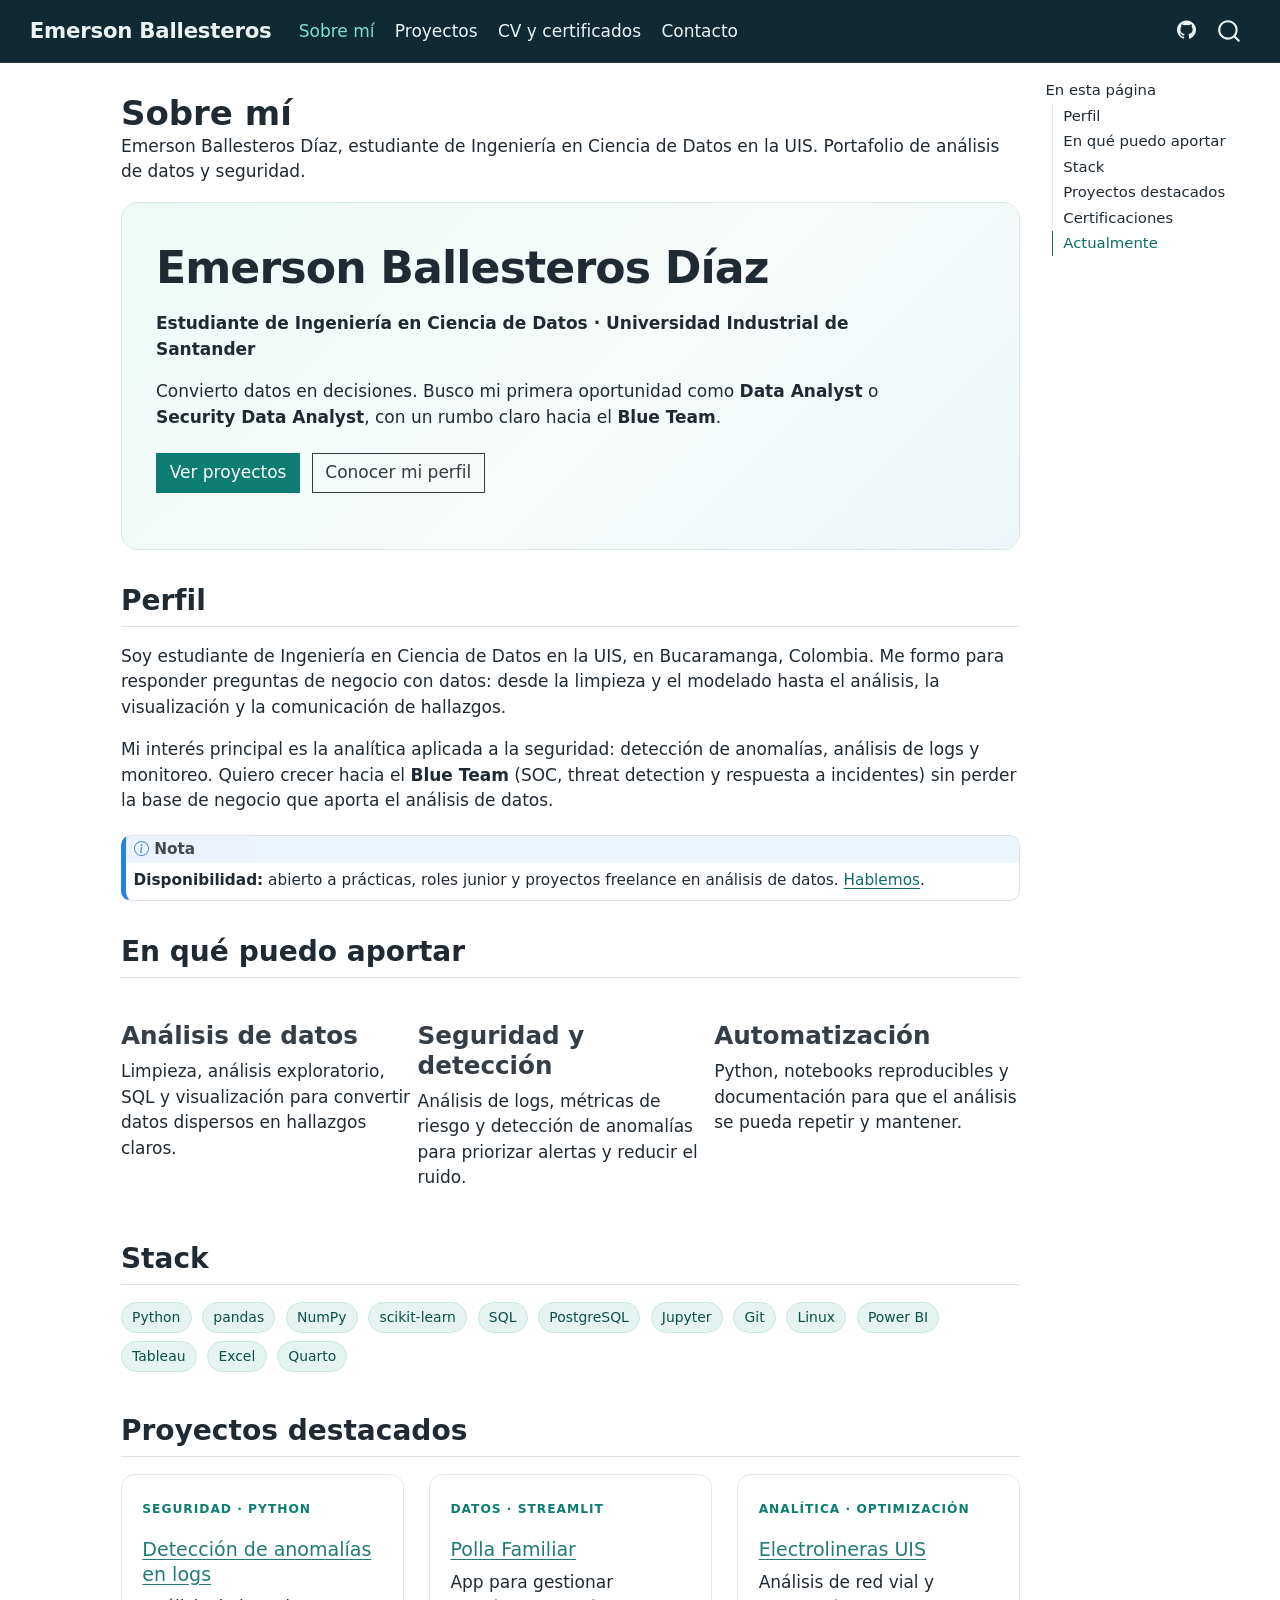
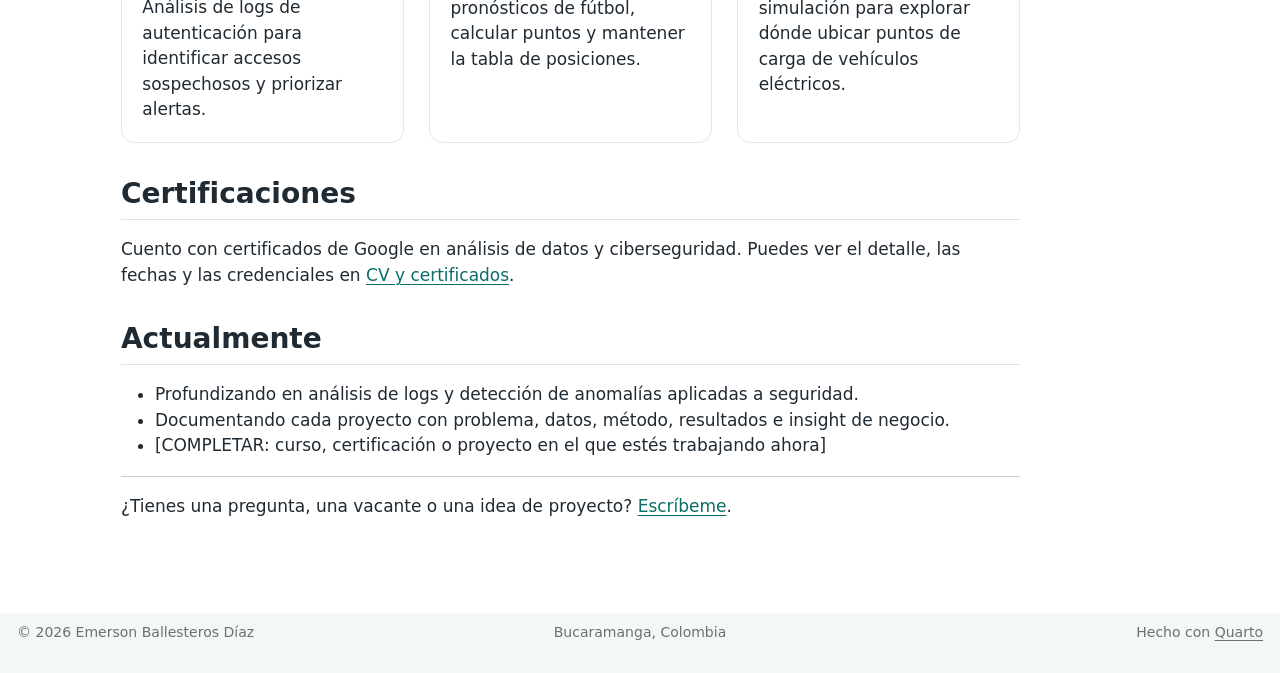
<file: docs/index.html>
<!DOCTYPE html>
<html xmlns="http://www.w3.org/1999/xhtml" lang="es" xml:lang="es"><head>

<meta charset="utf-8">
<meta name="generator" content="quarto-1.10.19">

<meta name="viewport" content="width=device-width, initial-scale=1.0, user-scalable=yes">

<meta name="description" content="Emerson Ballesteros Díaz, estudiante de Ingeniería en Ciencia de Datos en la UIS. Portafolio de análisis de datos y seguridad.">

<title>Sobre mí – Emerson Ballesteros Díaz</title>
<style>
/* Default styles provided by pandoc.
** See https://pandoc.org/MANUAL.html#variables-for-html for config info.
*/
span.smallcaps{font-variant: small-caps;}
div.columns{display: flex; gap: 1.5em;}
div.column{flex: auto;}
@media screen {
div.columns{gap: min(4vw, 1.5em);}
div.column{overflow-x: auto;}
}
div.hanging-indent{margin-left: 1.5em; text-indent: -1.5em;}
ul.task-list{list-style: none;}
ul.task-list li input[type="checkbox"] {
  width: 0.8em;
  margin: 0 0.8em 0.2em -1em; /* quarto-specific, see https://github.com/quarto-dev/quarto-cli/issues/4556 */ 
  vertical-align: middle;
}
</style>


<script src="site_libs/quarto-nav/quarto-nav.js"></script>
<script src="site_libs/quarto-nav/headroom.min.js"></script>
<script src="site_libs/clipboard/clipboard.min.js"></script>
<script src="site_libs/quarto-search/autocomplete.umd.js"></script>
<script src="site_libs/quarto-search/fuse.min.js"></script>
<script src="site_libs/quarto-search/quarto-search.js"></script>
<meta name="quarto:offset" content="./">
<script src="site_libs/quarto-html/quarto.js" type="module"></script>
<script src="site_libs/quarto-html/tabsets/tabsets.js" type="module"></script>
<script src="site_libs/quarto-html/popper.min.js"></script>
<script src="site_libs/quarto-html/tippy.umd.min.js"></script>
<script src="site_libs/quarto-html/anchor.min.js"></script>
<link href="site_libs/quarto-html/tippy.css" rel="stylesheet">
<link href="site_libs/quarto-html/quarto-syntax-highlighting-bf27225e3a48a9273f3daa8f8e829971.css" rel="stylesheet" id="quarto-text-highlighting-styles">
<script src="site_libs/bootstrap/bootstrap.min.js"></script>
<link href="site_libs/bootstrap/bootstrap-icons.css" rel="stylesheet">
<link href="site_libs/bootstrap/bootstrap-f556e2f062b77c664f5906aed88d6375.min.css" rel="stylesheet" append-hash="true" id="quarto-bootstrap" data-mode="light">
<script id="quarto-search-options" type="application/json">{
  "location": "navbar",
  "copy-button": false,
  "collapse-after": 3,
  "panel-placement": "end",
  "type": "overlay",
  "limit": 50,
  "keyboard-shortcut": [
    "f",
    "/",
    "s"
  ],
  "show-item-context": false,
  "language": {
    "search-no-results-text": "No se han encontrado resultados",
    "search-matching-documents-text": "documentos encontrados",
    "search-copy-link-title": "Copiar el enlace en la búsqueda",
    "search-hide-matches-text": "Ocultar resultados adicionales",
    "search-more-match-text": "resultado adicional en este documento",
    "search-more-matches-text": "resultados adicionales en este documento",
    "search-clear-button-title": "Borrar",
    "search-text-placeholder": "",
    "search-detached-cancel-button-title": "Cancelar",
    "search-submit-button-title": "Enviar",
    "search-label": "Buscar"
  }
}</script>


<meta property="og:title" content="Sobre mí – Emerson Ballesteros Díaz">
<meta property="og:description" content="Emerson Ballesteros Díaz, estudiante de Ingeniería en Ciencia de Datos en la UIS. Portafolio de análisis de datos y seguridad.">
<meta property="og:site_name" content="Emerson Ballesteros Díaz">
</head>

<body class="nav-fixed quarto-light">

<div id="quarto-search-results"></div>
  <header id="quarto-header" class="headroom fixed-top">
    <nav class="navbar navbar-expand-lg " data-bs-theme="dark">
      <div class="navbar-container container-fluid">
      <div class="navbar-brand-container mx-auto">
    <a class="navbar-brand" href="./index.html">
    <span class="navbar-title">Emerson Ballesteros</span>
    </a>
  </div>
            <div id="quarto-search" class="" title="Buscar"></div>
          <button class="navbar-toggler" type="button" data-bs-toggle="collapse" data-bs-target="#navbarCollapse" aria-controls="navbarCollapse" role="menu" aria-expanded="false" aria-label="Navegación de palanca" onclick="if (window.quartoToggleHeadroom) { window.quartoToggleHeadroom(); }">
  <span class="navbar-toggler-icon"></span>
</button>
          <div class="collapse navbar-collapse" id="navbarCollapse">
            <ul class="navbar-nav navbar-nav-scroll me-auto">
  <li class="nav-item">
    <a class="nav-link active" href="./index.html" aria-current="page"> 
<span class="menu-text">Sobre mí</span></a>
  </li>  
  <li class="nav-item">
    <a class="nav-link" href="./projects.html"> 
<span class="menu-text">Proyectos</span></a>
  </li>  
  <li class="nav-item">
    <a class="nav-link" href="./cv.html"> 
<span class="menu-text">CV y certificados</span></a>
  </li>  
  <li class="nav-item">
    <a class="nav-link" href="./contact.html"> 
<span class="menu-text">Contacto</span></a>
  </li>  
</ul>
            <ul class="navbar-nav navbar-nav-scroll ms-auto">
  <li class="nav-item compact">
    <a class="nav-link" href="https://github.com/ILOHU-cmd"> <i class="bi bi-github" role="img" aria-label="GitHub">
</i> 
<span class="menu-text"></span></a>
  </li>  
</ul>
          </div> <!-- /navcollapse -->
            <div class="quarto-navbar-tools">
</div>
      </div> <!-- /container-fluid -->
    </nav>
</header>
<!-- content -->
<div id="quarto-content" class="quarto-container page-columns page-rows-contents page-layout-article page-navbar">
<!-- sidebar -->
<!-- margin-sidebar -->
    <div id="quarto-margin-sidebar" class="sidebar margin-sidebar">
        <nav id="TOC" role="doc-toc" class="toc-active">
    <h2 id="toc-title">En esta página</h2>
   
  <ul>
  <li><a href="#perfil" id="toc-perfil" class="nav-link active" data-scroll-target="#perfil">Perfil</a></li>
  <li><a href="#en-qué-puedo-aportar" id="toc-en-qué-puedo-aportar" class="nav-link" data-scroll-target="#en-qué-puedo-aportar">En qué puedo aportar</a></li>
  <li><a href="#stack" id="toc-stack" class="nav-link" data-scroll-target="#stack">Stack</a></li>
  <li><a href="#proyectos-destacados" id="toc-proyectos-destacados" class="nav-link" data-scroll-target="#proyectos-destacados">Proyectos destacados</a></li>
  <li><a href="#certificaciones" id="toc-certificaciones" class="nav-link" data-scroll-target="#certificaciones">Certificaciones</a></li>
  <li><a href="#actualmente" id="toc-actualmente" class="nav-link" data-scroll-target="#actualmente">Actualmente</a></li>
  </ul>
</nav>
    </div>
<!-- main -->
<main class="content" id="quarto-document-content">

<header id="title-block-header" class="quarto-title-block default">
<div class="quarto-title">
<h1 class="title">Sobre mí</h1>
</div>

<div>
  <div class="description">
    Emerson Ballesteros Díaz, estudiante de Ingeniería en Ciencia de Datos en la UIS. Portafolio de análisis de datos y seguridad.
  </div>
</div>


<div class="quarto-title-meta">

    
  
    
  </div>
  


</header>


<section id="emerson-ballesteros-díaz" class="level2 unnumbered unlisted hero">
<h2 class="unnumbered unlisted anchored" data-anchor-id="emerson-ballesteros-díaz">Emerson Ballesteros Díaz</h2>
<p><strong>Estudiante de Ingeniería en Ciencia de Datos · Universidad Industrial de Santander</strong></p>
<p>Convierto datos en decisiones. Busco mi primera oportunidad como <strong>Data Analyst</strong> o <strong>Security Data Analyst</strong>, con un rumbo claro hacia el <strong>Blue Team</strong>.</p>
<p><a href="./projects.html" class="btn btn-primary">Ver proyectos</a> <a href="./cv.html" class="btn btn-outline-secondary">Conocer mi perfil</a></p>
</section>
<section id="perfil" class="level2 unnumbered">
<h2 class="unnumbered anchored" data-anchor-id="perfil">Perfil</h2>
<p>Soy estudiante de Ingeniería en Ciencia de Datos en la UIS, en Bucaramanga, Colombia. Me formo para responder preguntas de negocio con datos: desde la limpieza y el modelado hasta el análisis, la visualización y la comunicación de hallazgos.</p>
<p>Mi interés principal es la analítica aplicada a la seguridad: detección de anomalías, análisis de logs y monitoreo. Quiero crecer hacia el <strong>Blue Team</strong> (SOC, threat detection y respuesta a incidentes) sin perder la base de negocio que aporta el análisis de datos.</p>
<div class="callout callout-style-default callout-note callout-titled">
<div class="callout-header d-flex align-content-center">
<div class="callout-icon-container">
<i class="callout-icon"></i>
</div>
<div class="callout-title-container flex-fill">
Nota
</div>
</div>
<div class="callout-body-container callout-body">
<p><strong>Disponibilidad:</strong> abierto a prácticas, roles junior y proyectos freelance en análisis de datos. <a href="./contact.html">Hablemos</a>.</p>
</div>
</div>
</section>
<section id="en-qué-puedo-aportar" class="level2 unnumbered">
<h2 class="unnumbered anchored" data-anchor-id="en-qué-puedo-aportar">En qué puedo aportar</h2>
<div class="columns">
<div class="column" style="width:33%;">
<section id="análisis-de-datos" class="level3">
<h3 class="anchored" data-anchor-id="análisis-de-datos">Análisis de datos</h3>
<p>Limpieza, análisis exploratorio, SQL y visualización para convertir datos dispersos en hallazgos claros.</p>
</section>
</div><div class="column" style="width:33%;">
<section id="seguridad-y-detección" class="level3">
<h3 class="anchored" data-anchor-id="seguridad-y-detección">Seguridad y detección</h3>
<p>Análisis de logs, métricas de riesgo y detección de anomalías para priorizar alertas y reducir el ruido.</p>
</section>
</div><div class="column" style="width:34%;">
<section id="automatización" class="level3">
<h3 class="anchored" data-anchor-id="automatización">Automatización</h3>
<p>Python, notebooks reproducibles y documentación para que el análisis se pueda repetir y mantener.</p>
</section>
</div>
</div>
</section>
<section id="stack" class="level2 unnumbered">
<h2 class="unnumbered anchored" data-anchor-id="stack">Stack</h2>
<p><span class="badge-skill">Python</span> <span class="badge-skill">pandas</span> <span class="badge-skill">NumPy</span> <span class="badge-skill">scikit-learn</span> <span class="badge-skill">SQL</span> <span class="badge-skill">PostgreSQL</span> <span class="badge-skill">Jupyter</span> <span class="badge-skill">Git</span> <span class="badge-skill">Linux</span> <span class="badge-skill">Power BI</span> <span class="badge-skill">Tableau</span> <span class="badge-skill">Excel</span> <span class="badge-skill">Quarto</span></p>
</section>
<section id="proyectos-destacados" class="level2 unnumbered">
<h2 class="unnumbered anchored" data-anchor-id="proyectos-destacados">Proyectos destacados</h2>
<div class="grid">
<div class="g-col-12 g-col-md-4">
<div class="project-card">
<p><span class="project-meta">Seguridad · Python</span></p>
<section id="detección-de-anomalías-en-logs" class="level3">
<h3 class="anchored" data-anchor-id="detección-de-anomalías-en-logs"><a href="./projects/deteccion-anomalias-logs.html">Detección de anomalías en logs</a></h3>
<p>Análisis de logs de autenticación para identificar accesos sospechosos y priorizar alertas.</p>
</section>
</div>
</div>
<div class="g-col-12 g-col-md-4">
<div class="project-card">
<p><span class="project-meta">Datos · Streamlit</span></p>
<section id="polla-familiar" class="level3">
<h3 class="anchored" data-anchor-id="polla-familiar"><a href="./projects/polla-familiar.html">Polla Familiar</a></h3>
<p>App para gestionar pronósticos de fútbol, calcular puntos y mantener la tabla de posiciones.</p>
</section>
</div>
</div>
<div class="g-col-12 g-col-md-4">
<div class="project-card">
<p><span class="project-meta">Analítica · Optimización</span></p>
<section id="electrolineras-uis" class="level3">
<h3 class="anchored" data-anchor-id="electrolineras-uis"><a href="./projects/electrolineras-uis.html">Electrolineras UIS</a></h3>
<p>Análisis de red vial y simulación para explorar dónde ubicar puntos de carga de vehículos eléctricos.</p>
</section>
</div>
</div>
</div>
</section>
<section id="certificaciones" class="level2 unnumbered">
<h2 class="unnumbered anchored" data-anchor-id="certificaciones">Certificaciones</h2>
<p>Cuento con certificados de Google en análisis de datos y ciberseguridad. Puedes ver el detalle, las fechas y las credenciales en <a href="./cv.html">CV y certificados</a>.</p>
</section>
<section id="actualmente" class="level2 unnumbered">
<h2 class="unnumbered anchored" data-anchor-id="actualmente">Actualmente</h2>
<ul>
<li>Profundizando en análisis de logs y detección de anomalías aplicadas a seguridad.</li>
<li>Documentando cada proyecto con problema, datos, método, resultados e insight de negocio.</li>
<li>[COMPLETAR: curso, certificación o proyecto en el que estés trabajando ahora]</li>
</ul>
<hr>
<p>¿Tienes una pregunta, una vacante o una idea de proyecto? <a href="./contact.html">Escríbeme</a>.</p>


</section>

</main> <!-- /main -->
<script id="quarto-html-after-body" type="application/javascript">
  window.document.addEventListener("DOMContentLoaded", function (event) {
    const icon = "";
    const anchorJS = new window.AnchorJS();
    anchorJS.options = {
      placement: 'right',
      icon: icon
    };
    anchorJS.add('.anchored');
    const isCodeAnnotation = (el) => {
      for (const clz of el.classList) {
        if (clz.startsWith('code-annotation-')) {                     
          return true;
        }
      }
      return false;
    }
    const onCopySuccess = function(e) {
      // button target
      const button = e.trigger;
      // don't keep focus
      button.blur();
      // flash "checked"
      button.classList.add('code-copy-button-checked');
      var currentTitle = button.getAttribute("title");
      button.setAttribute("title", "Copiado");
      let tooltip;
      if (window.bootstrap) {
        button.setAttribute("data-bs-toggle", "tooltip");
        button.setAttribute("data-bs-placement", "left");
        button.setAttribute("data-bs-title", "Copiado");
        tooltip = new bootstrap.Tooltip(button, 
          { trigger: "manual", 
            customClass: "code-copy-button-tooltip",
            offset: [0, -8]});
        tooltip.show();    
      }
      setTimeout(function() {
        if (tooltip) {
          tooltip.hide();
          button.removeAttribute("data-bs-title");
          button.removeAttribute("data-bs-toggle");
          button.removeAttribute("data-bs-placement");
        }
        button.setAttribute("title", currentTitle);
        button.classList.remove('code-copy-button-checked');
      }, 1000);
      // clear code selection
      e.clearSelection();
    }
    const getTextToCopy = function(trigger) {
      const outerScaffold = trigger.parentElement.cloneNode(true);
      const codeEl = outerScaffold.querySelector('code');
      for (const childEl of codeEl.children) {
        if (isCodeAnnotation(childEl)) {
          childEl.remove();
        }
      }
      return codeEl.innerText;
    }
    const clipboard = new window.ClipboardJS('.code-copy-button:not([data-in-quarto-modal])', {
      text: getTextToCopy
    });
    clipboard.on('success', onCopySuccess);
    if (window.document.getElementById('quarto-embedded-source-code-modal')) {
      const clipboardModal = new window.ClipboardJS('.code-copy-button[data-in-quarto-modal]', {
        text: getTextToCopy,
        container: window.document.getElementById('quarto-embedded-source-code-modal')
      });
      clipboardModal.on('success', onCopySuccess);
    }
      var localhostRegex = new RegExp(/^(?:http|https):\/\/localhost\:?[0-9]*\//);
      var mailtoRegex = new RegExp(/^mailto:/);
        var filterRegex = new RegExp("https:\/\/ilohu-cmd\.github\.io\/");
      var isInternal = (href) => {
          return filterRegex.test(href) || localhostRegex.test(href) || mailtoRegex.test(href);
      }
      // Inspect non-navigation links and adorn them if external
     var links = window.document.querySelectorAll('a[href]:not(.nav-link):not(.navbar-brand):not(.toc-action):not(.sidebar-link):not(.sidebar-item-toggle):not(.pagination-link):not(.no-external):not([aria-hidden]):not(.dropdown-item):not(.quarto-navigation-tool):not(.about-link)');
      for (var i=0; i<links.length; i++) {
        const link = links[i];
        if (!isInternal(link.href)) {
          // undo the damage that might have been done by quarto-nav.js in the case of
          // links that we want to consider external
          if (link.dataset.originalHref !== undefined) {
            link.href = link.dataset.originalHref;
          }
            // target, if specified
            link.setAttribute("target", "_blank");
            if (link.getAttribute("rel") === null) {
              link.setAttribute("rel", "noopener");
            }
        }
      }
    function tippyHover(el, contentFn, onTriggerFn, onUntriggerFn) {
      const config = {
        allowHTML: true,
        maxWidth: 500,
        delay: 100,
        arrow: false,
        appendTo: function(el) {
            return el.parentElement;
        },
        interactive: true,
        interactiveBorder: 10,
        theme: 'quarto',
        placement: 'bottom-start',
      };
      if (contentFn) {
        config.content = contentFn;
      }
      if (onTriggerFn) {
        config.onTrigger = onTriggerFn;
      }
      if (onUntriggerFn) {
        config.onUntrigger = onUntriggerFn;
      }
      window.tippy(el, config); 
    }
    const noterefs = window.document.querySelectorAll('a[role="doc-noteref"]');
    for (var i=0; i<noterefs.length; i++) {
      const ref = noterefs[i];
      tippyHover(ref, function() {
        // use id or data attribute instead here
        let href = ref.getAttribute('data-footnote-href') || ref.getAttribute('href');
        try { href = new URL(href).hash; } catch {}
        const id = href.replace(/^#\/?/, "");
        const note = window.document.getElementById(id);
        if (note) {
          return note.innerHTML;
        } else {
          return "";
        }
      });
    }
    const xrefs = window.document.querySelectorAll('a.quarto-xref');
    const processXRef = (id, note) => {
      // Strip column container classes
      const stripColumnClz = (el) => {
        el.classList.remove("page-full", "page-columns");
        if (el.children) {
          for (const child of el.children) {
            stripColumnClz(child);
          }
        }
      }
      stripColumnClz(note)
      if (id === null || id.startsWith('sec-')) {
        // Special case sections, only their first couple elements
        const container = document.createElement("div");
        if (note.children && note.children.length > 2) {
          container.appendChild(note.children[0].cloneNode(true));
          for (let i = 1; i < note.children.length; i++) {
            const child = note.children[i];
            if (child.tagName === "P" && child.innerText === "") {
              continue;
            } else {
              container.appendChild(child.cloneNode(true));
              break;
            }
          }
          if (window.Quarto?.typesetMath) {
            window.Quarto.typesetMath(container);
          }
          return container.innerHTML
        } else {
          if (window.Quarto?.typesetMath) {
            window.Quarto.typesetMath(note);
          }
          return note.innerHTML;
        }
      } else {
        // Remove any anchor links if they are present
        const anchorLink = note.querySelector('a.anchorjs-link');
        if (anchorLink) {
          anchorLink.remove();
        }
        if (window.Quarto?.typesetMath) {
          window.Quarto.typesetMath(note);
        }
        if (note.classList.contains("callout")) {
          return note.outerHTML;
        } else {
          return note.innerHTML;
        }
      }
    }
    for (var i=0; i<xrefs.length; i++) {
      const xref = xrefs[i];
      tippyHover(xref, undefined, function(instance) {
        instance.disable();
        let url = xref.getAttribute('href');
        let hash = undefined; 
        if (url.startsWith('#')) {
          hash = url;
        } else {
          try { hash = new URL(url).hash; } catch {}
        }
        if (hash) {
          const id = hash.replace(/^#\/?/, "");
          const note = window.document.getElementById(id);
          if (note !== null) {
            try {
              const html = processXRef(id, note.cloneNode(true));
              instance.setContent(html);
            } finally {
              instance.enable();
              instance.show();
            }
          } else {
            // See if we can fetch this
            fetch(url.split('#')[0])
            .then(res => res.text())
            .then(html => {
              const parser = new DOMParser();
              const htmlDoc = parser.parseFromString(html, "text/html");
              const note = htmlDoc.getElementById(id);
              if (note !== null) {
                const html = processXRef(id, note);
                instance.setContent(html);
              } 
            }).finally(() => {
              instance.enable();
              instance.show();
            });
          }
        } else {
          // See if we can fetch a full url (with no hash to target)
          // This is a special case and we should probably do some content thinning / targeting
          fetch(url)
          .then(res => res.text())
          .then(html => {
            const parser = new DOMParser();
            const htmlDoc = parser.parseFromString(html, "text/html");
            const note = htmlDoc.querySelector('main.content');
            if (note !== null) {
              // This should only happen for chapter cross references
              // (since there is no id in the URL)
              // remove the first header
              if (note.children.length > 0 && note.children[0].tagName === "HEADER") {
                note.children[0].remove();
              }
              const html = processXRef(null, note);
              instance.setContent(html);
            } 
          }).finally(() => {
            instance.enable();
            instance.show();
          });
        }
      }, function(instance) {
      });
    }
        let selectedAnnoteEl;
        const selectorForAnnotation = ( cell, annotation) => {
          let cellAttr = 'data-code-cell="' + cell + '"';
          let lineAttr = 'data-code-annotation="' +  annotation + '"';
          const selector = 'span[' + cellAttr + '][' + lineAttr + ']';
          return selector;
        }
        const selectCodeLines = (annoteEl) => {
          const doc = window.document;
          const targetCell = annoteEl.getAttribute("data-target-cell");
          const targetAnnotation = annoteEl.getAttribute("data-target-annotation");
          const annoteSpan = window.document.querySelector(selectorForAnnotation(targetCell, targetAnnotation));
          const lines = annoteSpan.getAttribute("data-code-lines").split(",");
          const lineIds = lines.map((line) => {
            return targetCell + "-" + line;
          })
          let top = null;
          let height = null;
          let parent = null;
          if (lineIds.length > 0) {
              //compute the position of the single el (top and bottom and make a div)
              const el = window.document.getElementById(lineIds[0]);
              top = el.offsetTop;
              height = el.offsetHeight;
              parent = el.parentElement.parentElement;
            if (lineIds.length > 1) {
              const lastEl = window.document.getElementById(lineIds[lineIds.length - 1]);
              const bottom = lastEl.offsetTop + lastEl.offsetHeight;
              height = bottom - top;
            }
            if (top !== null && height !== null && parent !== null) {
              // cook up a div (if necessary) and position it 
              let div = window.document.getElementById("code-annotation-line-highlight");
              if (div === null) {
                div = window.document.createElement("div");
                div.setAttribute("id", "code-annotation-line-highlight");
                div.style.position = 'absolute';
                parent.appendChild(div);
              }
              div.style.top = top - 2 + "px";
              div.style.height = height + 4 + "px";
              div.style.left = 0;
              let gutterDiv = window.document.getElementById("code-annotation-line-highlight-gutter");
              if (gutterDiv === null) {
                gutterDiv = window.document.createElement("div");
                gutterDiv.setAttribute("id", "code-annotation-line-highlight-gutter");
                gutterDiv.style.position = 'absolute';
                const codeCell = window.document.getElementById(targetCell);
                const gutter = codeCell.querySelector('.code-annotation-gutter');
                gutter.appendChild(gutterDiv);
              }
              gutterDiv.style.top = top - 2 + "px";
              gutterDiv.style.height = height + 4 + "px";
            }
            selectedAnnoteEl = annoteEl;
          }
        };
        const unselectCodeLines = () => {
          const elementsIds = ["code-annotation-line-highlight", "code-annotation-line-highlight-gutter"];
          elementsIds.forEach((elId) => {
            const div = window.document.getElementById(elId);
            if (div) {
              div.remove();
            }
          });
          selectedAnnoteEl = undefined;
        };
          // Handle positioning of the toggle
      window.addEventListener(
        "resize",
        throttle(() => {
          elRect = undefined;
          if (selectedAnnoteEl) {
            selectCodeLines(selectedAnnoteEl);
          }
        }, 10)
      );
      function throttle(fn, ms) {
      let throttle = false;
      let timer;
        return (...args) => {
          if(!throttle) { // first call gets through
              fn.apply(this, args);
              throttle = true;
          } else { // all the others get throttled
              if(timer) clearTimeout(timer); // cancel #2
              timer = setTimeout(() => {
                fn.apply(this, args);
                timer = throttle = false;
              }, ms);
          }
        };
      }
        // Attach click handler to the DT
        const annoteDls = window.document.querySelectorAll('dt[data-target-cell]');
        for (const annoteDlNode of annoteDls) {
          annoteDlNode.addEventListener('click', (event) => {
            const clickedEl = event.target;
            if (clickedEl !== selectedAnnoteEl) {
              unselectCodeLines();
              const activeEl = window.document.querySelector('dt[data-target-cell].code-annotation-active');
              if (activeEl) {
                activeEl.classList.remove('code-annotation-active');
              }
              selectCodeLines(clickedEl);
              clickedEl.classList.add('code-annotation-active');
            } else {
              // Unselect the line
              unselectCodeLines();
              clickedEl.classList.remove('code-annotation-active');
            }
          });
        }
    const findCites = (el) => {
      const parentEl = el.parentElement;
      if (parentEl) {
        const cites = parentEl.dataset.cites;
        if (cites) {
          return {
            el,
            cites: cites.split(' ')
          };
        } else {
          return findCites(el.parentElement)
        }
      } else {
        return undefined;
      }
    };
    var bibliorefs = window.document.querySelectorAll('a[role="doc-biblioref"]');
    for (var i=0; i<bibliorefs.length; i++) {
      const ref = bibliorefs[i];
      const citeInfo = findCites(ref);
      if (citeInfo) {
        tippyHover(citeInfo.el, function() {
          var popup = window.document.createElement('div');
          citeInfo.cites.forEach(function(cite) {
            var citeDiv = window.document.createElement('div');
            citeDiv.classList.add('hanging-indent');
            citeDiv.classList.add('csl-entry');
            var biblioDiv = window.document.getElementById('ref-' + cite);
            if (biblioDiv) {
              citeDiv.innerHTML = biblioDiv.innerHTML;
            }
            popup.appendChild(citeDiv);
          });
          return popup.innerHTML;
        });
      }
    }
  });
  </script>
</div> <!-- /content -->
<footer class="footer">
  <div class="nav-footer">
    <div class="nav-footer-left">
<p>© 2026 Emerson Ballesteros Díaz</p>
</div>   
    <div class="nav-footer-center">
<p>Bucaramanga, Colombia</p>
</div>
    <div class="nav-footer-right">
<p>Hecho con <a href="https://quarto.org">Quarto</a></p>
</div>
  </div>
</footer>




</body></html>
</file>
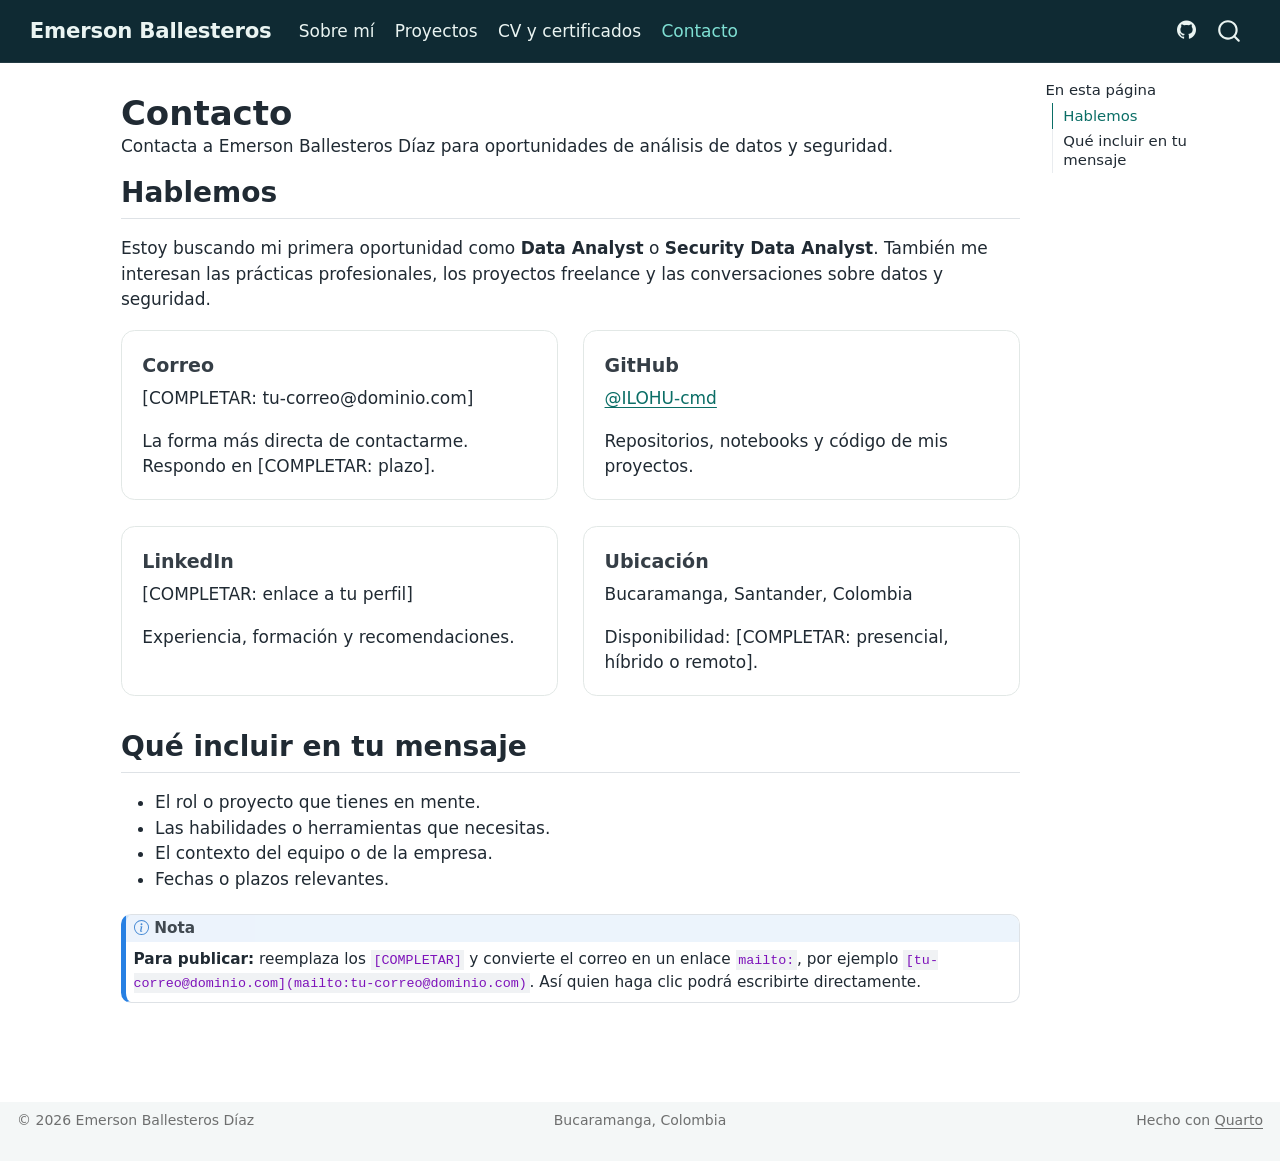
<file: docs/contact.html>
<!DOCTYPE html>
<html xmlns="http://www.w3.org/1999/xhtml" lang="es" xml:lang="es"><head>

<meta charset="utf-8">
<meta name="generator" content="quarto-1.10.19">

<meta name="viewport" content="width=device-width, initial-scale=1.0, user-scalable=yes">

<meta name="description" content="Contacta a Emerson Ballesteros Díaz para oportunidades de análisis de datos y seguridad.">

<title>Contacto – Emerson Ballesteros Díaz</title>
<style>
/* Default styles provided by pandoc.
** See https://pandoc.org/MANUAL.html#variables-for-html for config info.
*/
span.smallcaps{font-variant: small-caps;}
div.columns{display: flex; gap: 1.5em;}
div.column{flex: auto;}
@media screen {
div.columns{gap: min(4vw, 1.5em);}
div.column{overflow-x: auto;}
}
div.hanging-indent{margin-left: 1.5em; text-indent: -1.5em;}
ul.task-list{list-style: none;}
ul.task-list li input[type="checkbox"] {
  width: 0.8em;
  margin: 0 0.8em 0.2em -1em; /* quarto-specific, see https://github.com/quarto-dev/quarto-cli/issues/4556 */ 
  vertical-align: middle;
}
</style>


<script src="site_libs/quarto-nav/quarto-nav.js"></script>
<script src="site_libs/quarto-nav/headroom.min.js"></script>
<script src="site_libs/clipboard/clipboard.min.js"></script>
<script src="site_libs/quarto-search/autocomplete.umd.js"></script>
<script src="site_libs/quarto-search/fuse.min.js"></script>
<script src="site_libs/quarto-search/quarto-search.js"></script>
<meta name="quarto:offset" content="./">
<script src="site_libs/quarto-html/quarto.js" type="module"></script>
<script src="site_libs/quarto-html/tabsets/tabsets.js" type="module"></script>
<script src="site_libs/quarto-html/popper.min.js"></script>
<script src="site_libs/quarto-html/tippy.umd.min.js"></script>
<script src="site_libs/quarto-html/anchor.min.js"></script>
<link href="site_libs/quarto-html/tippy.css" rel="stylesheet">
<link href="site_libs/quarto-html/quarto-syntax-highlighting-bf27225e3a48a9273f3daa8f8e829971.css" rel="stylesheet" id="quarto-text-highlighting-styles">
<script src="site_libs/bootstrap/bootstrap.min.js"></script>
<link href="site_libs/bootstrap/bootstrap-icons.css" rel="stylesheet">
<link href="site_libs/bootstrap/bootstrap-f556e2f062b77c664f5906aed88d6375.min.css" rel="stylesheet" append-hash="true" id="quarto-bootstrap" data-mode="light">
<script id="quarto-search-options" type="application/json">{
  "location": "navbar",
  "copy-button": false,
  "collapse-after": 3,
  "panel-placement": "end",
  "type": "overlay",
  "limit": 50,
  "keyboard-shortcut": [
    "f",
    "/",
    "s"
  ],
  "show-item-context": false,
  "language": {
    "search-no-results-text": "No se han encontrado resultados",
    "search-matching-documents-text": "documentos encontrados",
    "search-copy-link-title": "Copiar el enlace en la búsqueda",
    "search-hide-matches-text": "Ocultar resultados adicionales",
    "search-more-match-text": "resultado adicional en este documento",
    "search-more-matches-text": "resultados adicionales en este documento",
    "search-clear-button-title": "Borrar",
    "search-text-placeholder": "",
    "search-detached-cancel-button-title": "Cancelar",
    "search-submit-button-title": "Enviar",
    "search-label": "Buscar"
  }
}</script>


<meta property="og:title" content="Contacto – Emerson Ballesteros Díaz">
<meta property="og:description" content="Contacta a Emerson Ballesteros Díaz para oportunidades de análisis de datos y seguridad.">
<meta property="og:site_name" content="Emerson Ballesteros Díaz">
</head>

<body class="nav-fixed quarto-light">

<div id="quarto-search-results"></div>
  <header id="quarto-header" class="headroom fixed-top">
    <nav class="navbar navbar-expand-lg " data-bs-theme="dark">
      <div class="navbar-container container-fluid">
      <div class="navbar-brand-container mx-auto">
    <a class="navbar-brand" href="./index.html">
    <span class="navbar-title">Emerson Ballesteros</span>
    </a>
  </div>
            <div id="quarto-search" class="" title="Buscar"></div>
          <button class="navbar-toggler" type="button" data-bs-toggle="collapse" data-bs-target="#navbarCollapse" aria-controls="navbarCollapse" role="menu" aria-expanded="false" aria-label="Navegación de palanca" onclick="if (window.quartoToggleHeadroom) { window.quartoToggleHeadroom(); }">
  <span class="navbar-toggler-icon"></span>
</button>
          <div class="collapse navbar-collapse" id="navbarCollapse">
            <ul class="navbar-nav navbar-nav-scroll me-auto">
  <li class="nav-item">
    <a class="nav-link" href="./index.html"> 
<span class="menu-text">Sobre mí</span></a>
  </li>  
  <li class="nav-item">
    <a class="nav-link" href="./projects.html"> 
<span class="menu-text">Proyectos</span></a>
  </li>  
  <li class="nav-item">
    <a class="nav-link" href="./cv.html"> 
<span class="menu-text">CV y certificados</span></a>
  </li>  
  <li class="nav-item">
    <a class="nav-link active" href="./contact.html" aria-current="page"> 
<span class="menu-text">Contacto</span></a>
  </li>  
</ul>
            <ul class="navbar-nav navbar-nav-scroll ms-auto">
  <li class="nav-item compact">
    <a class="nav-link" href="https://github.com/ILOHU-cmd"> <i class="bi bi-github" role="img" aria-label="GitHub">
</i> 
<span class="menu-text"></span></a>
  </li>  
</ul>
          </div> <!-- /navcollapse -->
            <div class="quarto-navbar-tools">
</div>
      </div> <!-- /container-fluid -->
    </nav>
</header>
<!-- content -->
<div id="quarto-content" class="quarto-container page-columns page-rows-contents page-layout-article page-navbar">
<!-- sidebar -->
<!-- margin-sidebar -->
    <div id="quarto-margin-sidebar" class="sidebar margin-sidebar">
        <nav id="TOC" role="doc-toc" class="toc-active">
    <h2 id="toc-title">En esta página</h2>
   
  <ul>
  <li><a href="#hablemos" id="toc-hablemos" class="nav-link active" data-scroll-target="#hablemos">Hablemos</a></li>
  <li><a href="#qué-incluir-en-tu-mensaje" id="toc-qué-incluir-en-tu-mensaje" class="nav-link" data-scroll-target="#qué-incluir-en-tu-mensaje">Qué incluir en tu mensaje</a></li>
  </ul>
</nav>
    </div>
<!-- main -->
<main class="content" id="quarto-document-content">

<header id="title-block-header" class="quarto-title-block default">
<div class="quarto-title">
<h1 class="title">Contacto</h1>
</div>

<div>
  <div class="description">
    Contacta a Emerson Ballesteros Díaz para oportunidades de análisis de datos y seguridad.
  </div>
</div>


<div class="quarto-title-meta">

    
  
    
  </div>
  


</header>


<section id="hablemos" class="level2 unnumbered">
<h2 class="unnumbered anchored" data-anchor-id="hablemos">Hablemos</h2>
<p>Estoy buscando mi primera oportunidad como <strong>Data Analyst</strong> o <strong>Security Data Analyst</strong>. También me interesan las prácticas profesionales, los proyectos freelance y las conversaciones sobre datos y seguridad.</p>
<div class="grid">
<div class="g-col-12 g-col-md-6">
<section id="correo" class="level3 project-card">
<h3 class="anchored" data-anchor-id="correo">Correo</h3>
<p>[COMPLETAR: tu-correo@dominio.com]</p>
<p>La forma más directa de contactarme. Respondo en [COMPLETAR: plazo].</p>
</section>
</div>
<div class="g-col-12 g-col-md-6">
<section id="github" class="level3 project-card">
<h3 class="anchored" data-anchor-id="github">GitHub</h3>
<p><a href="https://github.com/ILOHU-cmd"><span class="citation" data-cites="ILOHU-cmd">@ILOHU-cmd</span></a></p>
<p>Repositorios, notebooks y código de mis proyectos.</p>
</section>
</div>
<div class="g-col-12 g-col-md-6">
<section id="linkedin" class="level3 project-card">
<h3 class="anchored" data-anchor-id="linkedin">LinkedIn</h3>
<p>[COMPLETAR: enlace a tu perfil]</p>
<p>Experiencia, formación y recomendaciones.</p>
</section>
</div>
<div class="g-col-12 g-col-md-6">
<section id="ubicación" class="level3 project-card">
<h3 class="anchored" data-anchor-id="ubicación">Ubicación</h3>
<p>Bucaramanga, Santander, Colombia</p>
<p>Disponibilidad: [COMPLETAR: presencial, híbrido o remoto].</p>
</section>
</div>
</div>
</section>
<section id="qué-incluir-en-tu-mensaje" class="level2 unnumbered">
<h2 class="unnumbered anchored" data-anchor-id="qué-incluir-en-tu-mensaje">Qué incluir en tu mensaje</h2>
<ul>
<li>El rol o proyecto que tienes en mente.</li>
<li>Las habilidades o herramientas que necesitas.</li>
<li>El contexto del equipo o de la empresa.</li>
<li>Fechas o plazos relevantes.</li>
</ul>
<div class="callout callout-style-default callout-note callout-titled">
<div class="callout-header d-flex align-content-center">
<div class="callout-icon-container">
<i class="callout-icon"></i>
</div>
<div class="callout-title-container flex-fill">
Nota
</div>
</div>
<div class="callout-body-container callout-body">
<p><strong>Para publicar:</strong> reemplaza los <code>[COMPLETAR]</code> y convierte el correo en un enlace <code>mailto:</code>, por ejemplo <code>[tu-correo@dominio.com](mailto:tu-correo@dominio.com)</code>. Así quien haga clic podrá escribirte directamente.</p>
</div>
</div>


</section>

</main> <!-- /main -->
<script id="quarto-html-after-body" type="application/javascript">
  window.document.addEventListener("DOMContentLoaded", function (event) {
    const icon = "";
    const anchorJS = new window.AnchorJS();
    anchorJS.options = {
      placement: 'right',
      icon: icon
    };
    anchorJS.add('.anchored');
    const isCodeAnnotation = (el) => {
      for (const clz of el.classList) {
        if (clz.startsWith('code-annotation-')) {                     
          return true;
        }
      }
      return false;
    }
    const onCopySuccess = function(e) {
      // button target
      const button = e.trigger;
      // don't keep focus
      button.blur();
      // flash "checked"
      button.classList.add('code-copy-button-checked');
      var currentTitle = button.getAttribute("title");
      button.setAttribute("title", "Copiado");
      let tooltip;
      if (window.bootstrap) {
        button.setAttribute("data-bs-toggle", "tooltip");
        button.setAttribute("data-bs-placement", "left");
        button.setAttribute("data-bs-title", "Copiado");
        tooltip = new bootstrap.Tooltip(button, 
          { trigger: "manual", 
            customClass: "code-copy-button-tooltip",
            offset: [0, -8]});
        tooltip.show();    
      }
      setTimeout(function() {
        if (tooltip) {
          tooltip.hide();
          button.removeAttribute("data-bs-title");
          button.removeAttribute("data-bs-toggle");
          button.removeAttribute("data-bs-placement");
        }
        button.setAttribute("title", currentTitle);
        button.classList.remove('code-copy-button-checked');
      }, 1000);
      // clear code selection
      e.clearSelection();
    }
    const getTextToCopy = function(trigger) {
      const outerScaffold = trigger.parentElement.cloneNode(true);
      const codeEl = outerScaffold.querySelector('code');
      for (const childEl of codeEl.children) {
        if (isCodeAnnotation(childEl)) {
          childEl.remove();
        }
      }
      return codeEl.innerText;
    }
    const clipboard = new window.ClipboardJS('.code-copy-button:not([data-in-quarto-modal])', {
      text: getTextToCopy
    });
    clipboard.on('success', onCopySuccess);
    if (window.document.getElementById('quarto-embedded-source-code-modal')) {
      const clipboardModal = new window.ClipboardJS('.code-copy-button[data-in-quarto-modal]', {
        text: getTextToCopy,
        container: window.document.getElementById('quarto-embedded-source-code-modal')
      });
      clipboardModal.on('success', onCopySuccess);
    }
      var localhostRegex = new RegExp(/^(?:http|https):\/\/localhost\:?[0-9]*\//);
      var mailtoRegex = new RegExp(/^mailto:/);
        var filterRegex = new RegExp("https:\/\/ilohu-cmd\.github\.io\/");
      var isInternal = (href) => {
          return filterRegex.test(href) || localhostRegex.test(href) || mailtoRegex.test(href);
      }
      // Inspect non-navigation links and adorn them if external
     var links = window.document.querySelectorAll('a[href]:not(.nav-link):not(.navbar-brand):not(.toc-action):not(.sidebar-link):not(.sidebar-item-toggle):not(.pagination-link):not(.no-external):not([aria-hidden]):not(.dropdown-item):not(.quarto-navigation-tool):not(.about-link)');
      for (var i=0; i<links.length; i++) {
        const link = links[i];
        if (!isInternal(link.href)) {
          // undo the damage that might have been done by quarto-nav.js in the case of
          // links that we want to consider external
          if (link.dataset.originalHref !== undefined) {
            link.href = link.dataset.originalHref;
          }
            // target, if specified
            link.setAttribute("target", "_blank");
            if (link.getAttribute("rel") === null) {
              link.setAttribute("rel", "noopener");
            }
        }
      }
    function tippyHover(el, contentFn, onTriggerFn, onUntriggerFn) {
      const config = {
        allowHTML: true,
        maxWidth: 500,
        delay: 100,
        arrow: false,
        appendTo: function(el) {
            return el.parentElement;
        },
        interactive: true,
        interactiveBorder: 10,
        theme: 'quarto',
        placement: 'bottom-start',
      };
      if (contentFn) {
        config.content = contentFn;
      }
      if (onTriggerFn) {
        config.onTrigger = onTriggerFn;
      }
      if (onUntriggerFn) {
        config.onUntrigger = onUntriggerFn;
      }
      window.tippy(el, config); 
    }
    const noterefs = window.document.querySelectorAll('a[role="doc-noteref"]');
    for (var i=0; i<noterefs.length; i++) {
      const ref = noterefs[i];
      tippyHover(ref, function() {
        // use id or data attribute instead here
        let href = ref.getAttribute('data-footnote-href') || ref.getAttribute('href');
        try { href = new URL(href).hash; } catch {}
        const id = href.replace(/^#\/?/, "");
        const note = window.document.getElementById(id);
        if (note) {
          return note.innerHTML;
        } else {
          return "";
        }
      });
    }
    const xrefs = window.document.querySelectorAll('a.quarto-xref');
    const processXRef = (id, note) => {
      // Strip column container classes
      const stripColumnClz = (el) => {
        el.classList.remove("page-full", "page-columns");
        if (el.children) {
          for (const child of el.children) {
            stripColumnClz(child);
          }
        }
      }
      stripColumnClz(note)
      if (id === null || id.startsWith('sec-')) {
        // Special case sections, only their first couple elements
        const container = document.createElement("div");
        if (note.children && note.children.length > 2) {
          container.appendChild(note.children[0].cloneNode(true));
          for (let i = 1; i < note.children.length; i++) {
            const child = note.children[i];
            if (child.tagName === "P" && child.innerText === "") {
              continue;
            } else {
              container.appendChild(child.cloneNode(true));
              break;
            }
          }
          if (window.Quarto?.typesetMath) {
            window.Quarto.typesetMath(container);
          }
          return container.innerHTML
        } else {
          if (window.Quarto?.typesetMath) {
            window.Quarto.typesetMath(note);
          }
          return note.innerHTML;
        }
      } else {
        // Remove any anchor links if they are present
        const anchorLink = note.querySelector('a.anchorjs-link');
        if (anchorLink) {
          anchorLink.remove();
        }
        if (window.Quarto?.typesetMath) {
          window.Quarto.typesetMath(note);
        }
        if (note.classList.contains("callout")) {
          return note.outerHTML;
        } else {
          return note.innerHTML;
        }
      }
    }
    for (var i=0; i<xrefs.length; i++) {
      const xref = xrefs[i];
      tippyHover(xref, undefined, function(instance) {
        instance.disable();
        let url = xref.getAttribute('href');
        let hash = undefined; 
        if (url.startsWith('#')) {
          hash = url;
        } else {
          try { hash = new URL(url).hash; } catch {}
        }
        if (hash) {
          const id = hash.replace(/^#\/?/, "");
          const note = window.document.getElementById(id);
          if (note !== null) {
            try {
              const html = processXRef(id, note.cloneNode(true));
              instance.setContent(html);
            } finally {
              instance.enable();
              instance.show();
            }
          } else {
            // See if we can fetch this
            fetch(url.split('#')[0])
            .then(res => res.text())
            .then(html => {
              const parser = new DOMParser();
              const htmlDoc = parser.parseFromString(html, "text/html");
              const note = htmlDoc.getElementById(id);
              if (note !== null) {
                const html = processXRef(id, note);
                instance.setContent(html);
              } 
            }).finally(() => {
              instance.enable();
              instance.show();
            });
          }
        } else {
          // See if we can fetch a full url (with no hash to target)
          // This is a special case and we should probably do some content thinning / targeting
          fetch(url)
          .then(res => res.text())
          .then(html => {
            const parser = new DOMParser();
            const htmlDoc = parser.parseFromString(html, "text/html");
            const note = htmlDoc.querySelector('main.content');
            if (note !== null) {
              // This should only happen for chapter cross references
              // (since there is no id in the URL)
              // remove the first header
              if (note.children.length > 0 && note.children[0].tagName === "HEADER") {
                note.children[0].remove();
              }
              const html = processXRef(null, note);
              instance.setContent(html);
            } 
          }).finally(() => {
            instance.enable();
            instance.show();
          });
        }
      }, function(instance) {
      });
    }
        let selectedAnnoteEl;
        const selectorForAnnotation = ( cell, annotation) => {
          let cellAttr = 'data-code-cell="' + cell + '"';
          let lineAttr = 'data-code-annotation="' +  annotation + '"';
          const selector = 'span[' + cellAttr + '][' + lineAttr + ']';
          return selector;
        }
        const selectCodeLines = (annoteEl) => {
          const doc = window.document;
          const targetCell = annoteEl.getAttribute("data-target-cell");
          const targetAnnotation = annoteEl.getAttribute("data-target-annotation");
          const annoteSpan = window.document.querySelector(selectorForAnnotation(targetCell, targetAnnotation));
          const lines = annoteSpan.getAttribute("data-code-lines").split(",");
          const lineIds = lines.map((line) => {
            return targetCell + "-" + line;
          })
          let top = null;
          let height = null;
          let parent = null;
          if (lineIds.length > 0) {
              //compute the position of the single el (top and bottom and make a div)
              const el = window.document.getElementById(lineIds[0]);
              top = el.offsetTop;
              height = el.offsetHeight;
              parent = el.parentElement.parentElement;
            if (lineIds.length > 1) {
              const lastEl = window.document.getElementById(lineIds[lineIds.length - 1]);
              const bottom = lastEl.offsetTop + lastEl.offsetHeight;
              height = bottom - top;
            }
            if (top !== null && height !== null && parent !== null) {
              // cook up a div (if necessary) and position it 
              let div = window.document.getElementById("code-annotation-line-highlight");
              if (div === null) {
                div = window.document.createElement("div");
                div.setAttribute("id", "code-annotation-line-highlight");
                div.style.position = 'absolute';
                parent.appendChild(div);
              }
              div.style.top = top - 2 + "px";
              div.style.height = height + 4 + "px";
              div.style.left = 0;
              let gutterDiv = window.document.getElementById("code-annotation-line-highlight-gutter");
              if (gutterDiv === null) {
                gutterDiv = window.document.createElement("div");
                gutterDiv.setAttribute("id", "code-annotation-line-highlight-gutter");
                gutterDiv.style.position = 'absolute';
                const codeCell = window.document.getElementById(targetCell);
                const gutter = codeCell.querySelector('.code-annotation-gutter');
                gutter.appendChild(gutterDiv);
              }
              gutterDiv.style.top = top - 2 + "px";
              gutterDiv.style.height = height + 4 + "px";
            }
            selectedAnnoteEl = annoteEl;
          }
        };
        const unselectCodeLines = () => {
          const elementsIds = ["code-annotation-line-highlight", "code-annotation-line-highlight-gutter"];
          elementsIds.forEach((elId) => {
            const div = window.document.getElementById(elId);
            if (div) {
              div.remove();
            }
          });
          selectedAnnoteEl = undefined;
        };
          // Handle positioning of the toggle
      window.addEventListener(
        "resize",
        throttle(() => {
          elRect = undefined;
          if (selectedAnnoteEl) {
            selectCodeLines(selectedAnnoteEl);
          }
        }, 10)
      );
      function throttle(fn, ms) {
      let throttle = false;
      let timer;
        return (...args) => {
          if(!throttle) { // first call gets through
              fn.apply(this, args);
              throttle = true;
          } else { // all the others get throttled
              if(timer) clearTimeout(timer); // cancel #2
              timer = setTimeout(() => {
                fn.apply(this, args);
                timer = throttle = false;
              }, ms);
          }
        };
      }
        // Attach click handler to the DT
        const annoteDls = window.document.querySelectorAll('dt[data-target-cell]');
        for (const annoteDlNode of annoteDls) {
          annoteDlNode.addEventListener('click', (event) => {
            const clickedEl = event.target;
            if (clickedEl !== selectedAnnoteEl) {
              unselectCodeLines();
              const activeEl = window.document.querySelector('dt[data-target-cell].code-annotation-active');
              if (activeEl) {
                activeEl.classList.remove('code-annotation-active');
              }
              selectCodeLines(clickedEl);
              clickedEl.classList.add('code-annotation-active');
            } else {
              // Unselect the line
              unselectCodeLines();
              clickedEl.classList.remove('code-annotation-active');
            }
          });
        }
    const findCites = (el) => {
      const parentEl = el.parentElement;
      if (parentEl) {
        const cites = parentEl.dataset.cites;
        if (cites) {
          return {
            el,
            cites: cites.split(' ')
          };
        } else {
          return findCites(el.parentElement)
        }
      } else {
        return undefined;
      }
    };
    var bibliorefs = window.document.querySelectorAll('a[role="doc-biblioref"]');
    for (var i=0; i<bibliorefs.length; i++) {
      const ref = bibliorefs[i];
      const citeInfo = findCites(ref);
      if (citeInfo) {
        tippyHover(citeInfo.el, function() {
          var popup = window.document.createElement('div');
          citeInfo.cites.forEach(function(cite) {
            var citeDiv = window.document.createElement('div');
            citeDiv.classList.add('hanging-indent');
            citeDiv.classList.add('csl-entry');
            var biblioDiv = window.document.getElementById('ref-' + cite);
            if (biblioDiv) {
              citeDiv.innerHTML = biblioDiv.innerHTML;
            }
            popup.appendChild(citeDiv);
          });
          return popup.innerHTML;
        });
      }
    }
  });
  </script>
</div> <!-- /content -->
<footer class="footer">
  <div class="nav-footer">
    <div class="nav-footer-left">
<p>© 2026 Emerson Ballesteros Díaz</p>
</div>   
    <div class="nav-footer-center">
<p>Bucaramanga, Colombia</p>
</div>
    <div class="nav-footer-right">
<p>Hecho con <a href="https://quarto.org">Quarto</a></p>
</div>
  </div>
</footer>




</body></html>
</file>
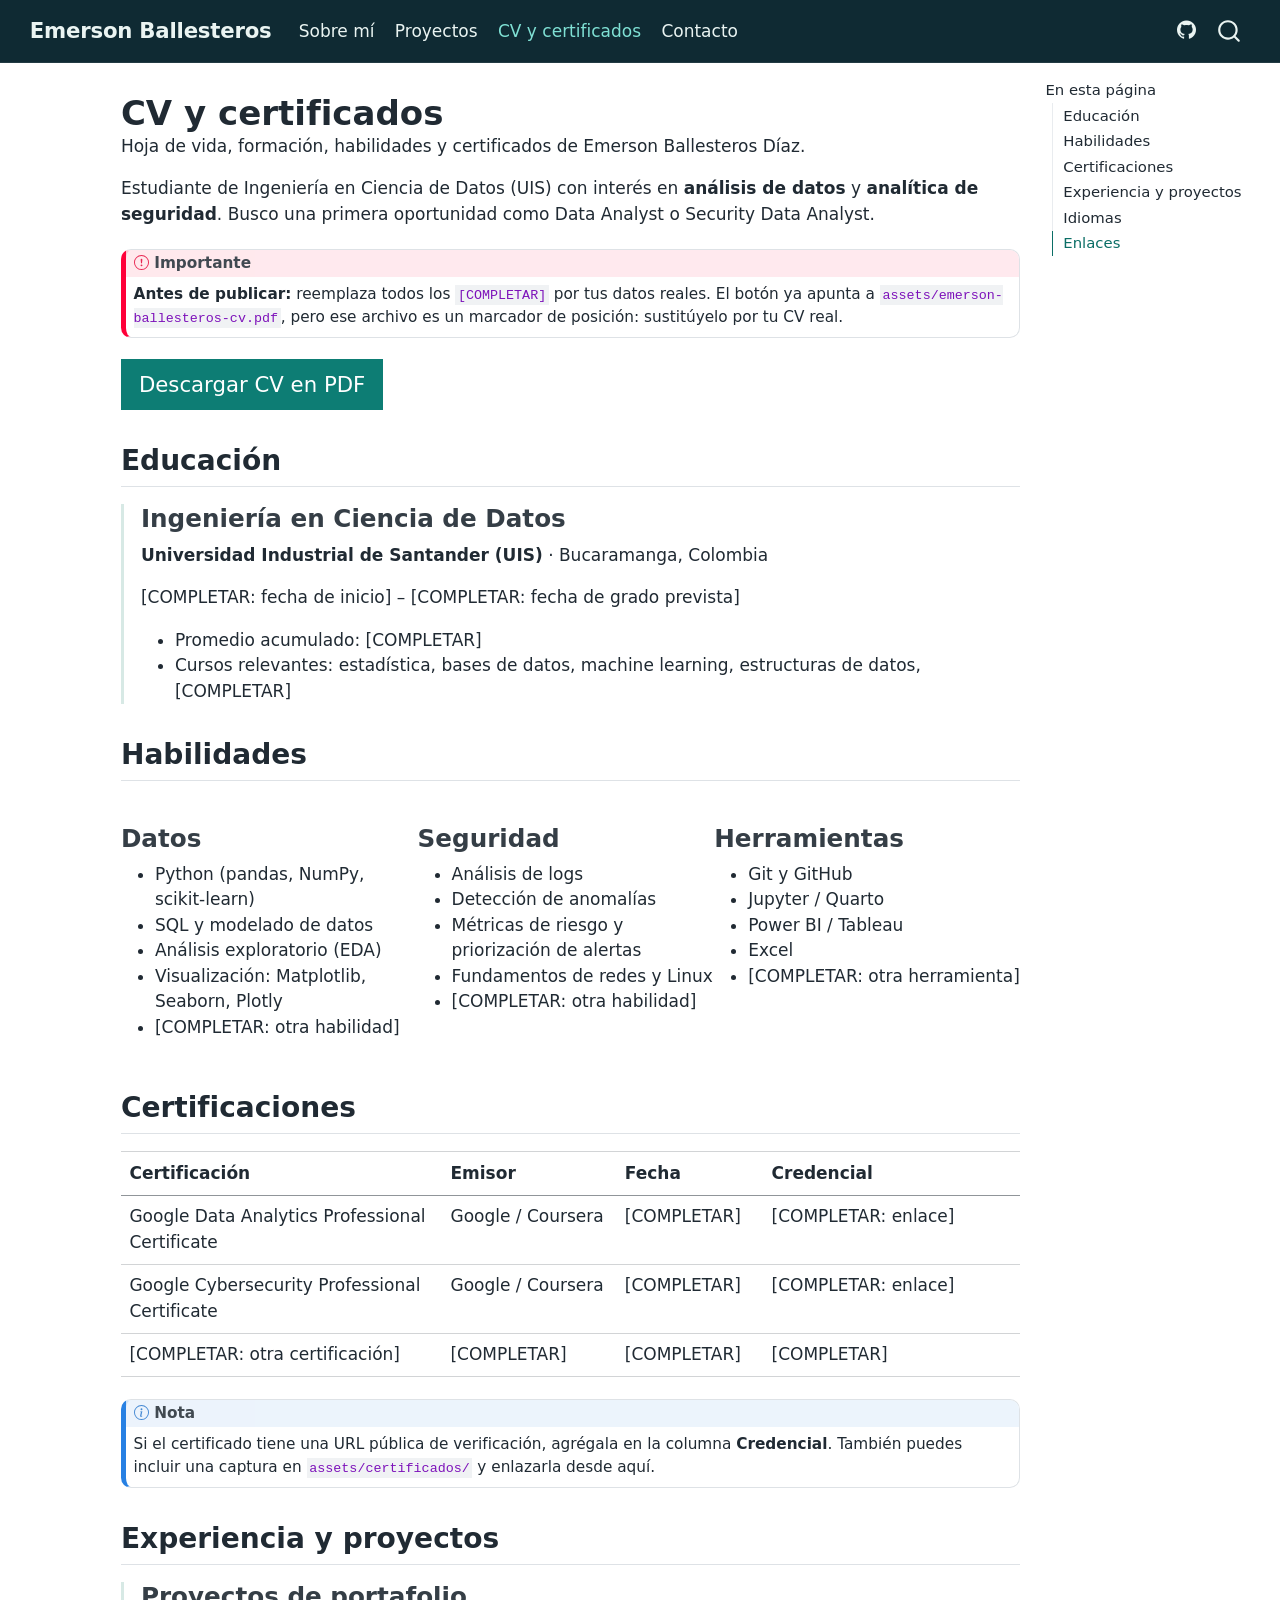
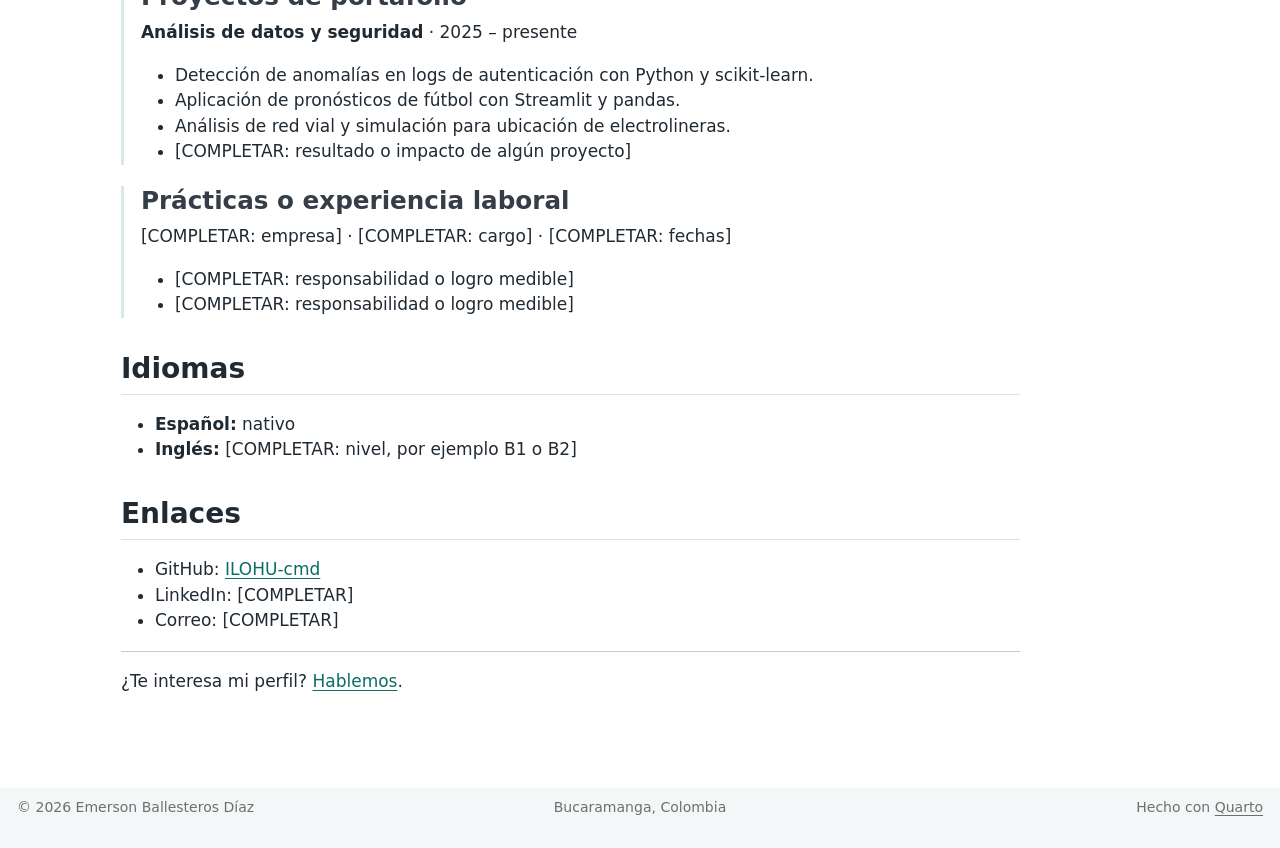
<file: docs/cv.html>
<!DOCTYPE html>
<html xmlns="http://www.w3.org/1999/xhtml" lang="es" xml:lang="es"><head>

<meta charset="utf-8">
<meta name="generator" content="quarto-1.10.19">

<meta name="viewport" content="width=device-width, initial-scale=1.0, user-scalable=yes">

<meta name="description" content="Hoja de vida, formación, habilidades y certificados de Emerson Ballesteros Díaz.">

<title>CV y certificados – Emerson Ballesteros Díaz</title>
<style>
/* Default styles provided by pandoc.
** See https://pandoc.org/MANUAL.html#variables-for-html for config info.
*/
span.smallcaps{font-variant: small-caps;}
div.columns{display: flex; gap: 1.5em;}
div.column{flex: auto;}
@media screen {
div.columns{gap: min(4vw, 1.5em);}
div.column{overflow-x: auto;}
}
div.hanging-indent{margin-left: 1.5em; text-indent: -1.5em;}
ul.task-list{list-style: none;}
ul.task-list li input[type="checkbox"] {
  width: 0.8em;
  margin: 0 0.8em 0.2em -1em; /* quarto-specific, see https://github.com/quarto-dev/quarto-cli/issues/4556 */ 
  vertical-align: middle;
}
</style>


<script src="site_libs/quarto-nav/quarto-nav.js"></script>
<script src="site_libs/quarto-nav/headroom.min.js"></script>
<script src="site_libs/clipboard/clipboard.min.js"></script>
<script src="site_libs/quarto-search/autocomplete.umd.js"></script>
<script src="site_libs/quarto-search/fuse.min.js"></script>
<script src="site_libs/quarto-search/quarto-search.js"></script>
<meta name="quarto:offset" content="./">
<script src="site_libs/quarto-html/quarto.js" type="module"></script>
<script src="site_libs/quarto-html/tabsets/tabsets.js" type="module"></script>
<script src="site_libs/quarto-html/popper.min.js"></script>
<script src="site_libs/quarto-html/tippy.umd.min.js"></script>
<script src="site_libs/quarto-html/anchor.min.js"></script>
<link href="site_libs/quarto-html/tippy.css" rel="stylesheet">
<link href="site_libs/quarto-html/quarto-syntax-highlighting-bf27225e3a48a9273f3daa8f8e829971.css" rel="stylesheet" id="quarto-text-highlighting-styles">
<script src="site_libs/bootstrap/bootstrap.min.js"></script>
<link href="site_libs/bootstrap/bootstrap-icons.css" rel="stylesheet">
<link href="site_libs/bootstrap/bootstrap-f556e2f062b77c664f5906aed88d6375.min.css" rel="stylesheet" append-hash="true" id="quarto-bootstrap" data-mode="light">
<script id="quarto-search-options" type="application/json">{
  "location": "navbar",
  "copy-button": false,
  "collapse-after": 3,
  "panel-placement": "end",
  "type": "overlay",
  "limit": 50,
  "keyboard-shortcut": [
    "f",
    "/",
    "s"
  ],
  "show-item-context": false,
  "language": {
    "search-no-results-text": "No se han encontrado resultados",
    "search-matching-documents-text": "documentos encontrados",
    "search-copy-link-title": "Copiar el enlace en la búsqueda",
    "search-hide-matches-text": "Ocultar resultados adicionales",
    "search-more-match-text": "resultado adicional en este documento",
    "search-more-matches-text": "resultados adicionales en este documento",
    "search-clear-button-title": "Borrar",
    "search-text-placeholder": "",
    "search-detached-cancel-button-title": "Cancelar",
    "search-submit-button-title": "Enviar",
    "search-label": "Buscar"
  }
}</script>


<meta property="og:title" content="CV y certificados – Emerson Ballesteros Díaz">
<meta property="og:description" content="Hoja de vida, formación, habilidades y certificados de Emerson Ballesteros Díaz.">
<meta property="og:site_name" content="Emerson Ballesteros Díaz">
</head>

<body class="nav-fixed quarto-light">

<div id="quarto-search-results"></div>
  <header id="quarto-header" class="headroom fixed-top">
    <nav class="navbar navbar-expand-lg " data-bs-theme="dark">
      <div class="navbar-container container-fluid">
      <div class="navbar-brand-container mx-auto">
    <a class="navbar-brand" href="./index.html">
    <span class="navbar-title">Emerson Ballesteros</span>
    </a>
  </div>
            <div id="quarto-search" class="" title="Buscar"></div>
          <button class="navbar-toggler" type="button" data-bs-toggle="collapse" data-bs-target="#navbarCollapse" aria-controls="navbarCollapse" role="menu" aria-expanded="false" aria-label="Navegación de palanca" onclick="if (window.quartoToggleHeadroom) { window.quartoToggleHeadroom(); }">
  <span class="navbar-toggler-icon"></span>
</button>
          <div class="collapse navbar-collapse" id="navbarCollapse">
            <ul class="navbar-nav navbar-nav-scroll me-auto">
  <li class="nav-item">
    <a class="nav-link" href="./index.html"> 
<span class="menu-text">Sobre mí</span></a>
  </li>  
  <li class="nav-item">
    <a class="nav-link" href="./projects.html"> 
<span class="menu-text">Proyectos</span></a>
  </li>  
  <li class="nav-item">
    <a class="nav-link active" href="./cv.html" aria-current="page"> 
<span class="menu-text">CV y certificados</span></a>
  </li>  
  <li class="nav-item">
    <a class="nav-link" href="./contact.html"> 
<span class="menu-text">Contacto</span></a>
  </li>  
</ul>
            <ul class="navbar-nav navbar-nav-scroll ms-auto">
  <li class="nav-item compact">
    <a class="nav-link" href="https://github.com/ILOHU-cmd"> <i class="bi bi-github" role="img" aria-label="GitHub">
</i> 
<span class="menu-text"></span></a>
  </li>  
</ul>
          </div> <!-- /navcollapse -->
            <div class="quarto-navbar-tools">
</div>
      </div> <!-- /container-fluid -->
    </nav>
</header>
<!-- content -->
<div id="quarto-content" class="quarto-container page-columns page-rows-contents page-layout-article page-navbar">
<!-- sidebar -->
<!-- margin-sidebar -->
    <div id="quarto-margin-sidebar" class="sidebar margin-sidebar">
        <nav id="TOC" role="doc-toc" class="toc-active">
    <h2 id="toc-title">En esta página</h2>
   
  <ul>
  <li><a href="#educación" id="toc-educación" class="nav-link active" data-scroll-target="#educación">Educación</a>
  <ul class="collapse">
  <li><a href="#ingeniería-en-ciencia-de-datos" id="toc-ingeniería-en-ciencia-de-datos" class="nav-link" data-scroll-target="#ingeniería-en-ciencia-de-datos">Ingeniería en Ciencia de Datos</a></li>
  </ul></li>
  <li><a href="#habilidades" id="toc-habilidades" class="nav-link" data-scroll-target="#habilidades">Habilidades</a></li>
  <li><a href="#certificaciones" id="toc-certificaciones" class="nav-link" data-scroll-target="#certificaciones">Certificaciones</a></li>
  <li><a href="#experiencia-y-proyectos" id="toc-experiencia-y-proyectos" class="nav-link" data-scroll-target="#experiencia-y-proyectos">Experiencia y proyectos</a>
  <ul class="collapse">
  <li><a href="#proyectos-de-portafolio" id="toc-proyectos-de-portafolio" class="nav-link" data-scroll-target="#proyectos-de-portafolio">Proyectos de portafolio</a></li>
  <li><a href="#prácticas-o-experiencia-laboral" id="toc-prácticas-o-experiencia-laboral" class="nav-link" data-scroll-target="#prácticas-o-experiencia-laboral">Prácticas o experiencia laboral</a></li>
  </ul></li>
  <li><a href="#idiomas" id="toc-idiomas" class="nav-link" data-scroll-target="#idiomas">Idiomas</a></li>
  <li><a href="#enlaces" id="toc-enlaces" class="nav-link" data-scroll-target="#enlaces">Enlaces</a></li>
  </ul>
</nav>
    </div>
<!-- main -->
<main class="content" id="quarto-document-content">

<header id="title-block-header" class="quarto-title-block default">
<div class="quarto-title">
<h1 class="title">CV y certificados</h1>
</div>

<div>
  <div class="description">
    Hoja de vida, formación, habilidades y certificados de Emerson Ballesteros Díaz.
  </div>
</div>


<div class="quarto-title-meta">

    
  
    
  </div>
  


</header>


<p>Estudiante de Ingeniería en Ciencia de Datos (UIS) con interés en <strong>análisis de datos</strong> y <strong>analítica de seguridad</strong>. Busco una primera oportunidad como Data Analyst o Security Data Analyst.</p>
<div class="callout callout-style-default callout-important callout-titled">
<div class="callout-header d-flex align-content-center">
<div class="callout-icon-container">
<i class="callout-icon"></i>
</div>
<div class="callout-title-container flex-fill">
Importante
</div>
</div>
<div class="callout-body-container callout-body">
<p><strong>Antes de publicar:</strong> reemplaza todos los <code>[COMPLETAR]</code> por tus datos reales. El botón ya apunta a <code>assets/emerson-ballesteros-cv.pdf</code>, pero ese archivo es un marcador de posición: sustitúyelo por tu CV real.</p>
</div>
</div>
<p><a href="assets/emerson-ballesteros-cv.pdf" class="btn btn-primary btn-lg">Descargar CV en PDF</a></p>
<section id="educación" class="level2 unnumbered">
<h2 class="unnumbered anchored" data-anchor-id="educación">Educación</h2>
<section id="ingeniería-en-ciencia-de-datos" class="level3 cv-item">
<h3 class="anchored" data-anchor-id="ingeniería-en-ciencia-de-datos">Ingeniería en Ciencia de Datos</h3>
<p><strong>Universidad Industrial de Santander (UIS)</strong> · Bucaramanga, Colombia</p>
<p>[COMPLETAR: fecha de inicio] – [COMPLETAR: fecha de grado prevista]</p>
<ul>
<li>Promedio acumulado: [COMPLETAR]</li>
<li>Cursos relevantes: estadística, bases de datos, machine learning, estructuras de datos, [COMPLETAR]</li>
</ul>
</section>
</section>
<section id="habilidades" class="level2 unnumbered">
<h2 class="unnumbered anchored" data-anchor-id="habilidades">Habilidades</h2>
<div class="columns">
<div class="column" style="width:33%;">
<section id="datos" class="level3">
<h3 class="anchored" data-anchor-id="datos">Datos</h3>
<ul>
<li>Python (pandas, NumPy, scikit-learn)</li>
<li>SQL y modelado de datos</li>
<li>Análisis exploratorio (EDA)</li>
<li>Visualización: Matplotlib, Seaborn, Plotly</li>
<li>[COMPLETAR: otra habilidad]</li>
</ul>
</section>
</div><div class="column" style="width:33%;">
<section id="seguridad" class="level3">
<h3 class="anchored" data-anchor-id="seguridad">Seguridad</h3>
<ul>
<li>Análisis de logs</li>
<li>Detección de anomalías</li>
<li>Métricas de riesgo y priorización de alertas</li>
<li>Fundamentos de redes y Linux</li>
<li>[COMPLETAR: otra habilidad]</li>
</ul>
</section>
</div><div class="column" style="width:34%;">
<section id="herramientas" class="level3">
<h3 class="anchored" data-anchor-id="herramientas">Herramientas</h3>
<ul>
<li>Git y GitHub</li>
<li>Jupyter / Quarto</li>
<li>Power BI / Tableau</li>
<li>Excel</li>
<li>[COMPLETAR: otra herramienta]</li>
</ul>
</section>
</div>
</div>
</section>
<section id="certificaciones" class="level2 unnumbered">
<h2 class="unnumbered anchored" data-anchor-id="certificaciones">Certificaciones</h2>
<table class="caption-top table">
<colgroup>
<col style="width: 35%">
<col style="width: 19%">
<col style="width: 16%">
<col style="width: 28%">
</colgroup>
<thead>
<tr class="header">
<th>Certificación</th>
<th>Emisor</th>
<th>Fecha</th>
<th>Credencial</th>
</tr>
</thead>
<tbody>
<tr class="odd">
<td>Google Data Analytics Professional Certificate</td>
<td>Google / Coursera</td>
<td>[COMPLETAR]</td>
<td>[COMPLETAR: enlace]</td>
</tr>
<tr class="even">
<td>Google Cybersecurity Professional Certificate</td>
<td>Google / Coursera</td>
<td>[COMPLETAR]</td>
<td>[COMPLETAR: enlace]</td>
</tr>
<tr class="odd">
<td>[COMPLETAR: otra certificación]</td>
<td>[COMPLETAR]</td>
<td>[COMPLETAR]</td>
<td>[COMPLETAR]</td>
</tr>
</tbody>
</table>
<div class="callout callout-style-default callout-note callout-titled">
<div class="callout-header d-flex align-content-center">
<div class="callout-icon-container">
<i class="callout-icon"></i>
</div>
<div class="callout-title-container flex-fill">
Nota
</div>
</div>
<div class="callout-body-container callout-body">
<p>Si el certificado tiene una URL pública de verificación, agrégala en la columna <strong>Credencial</strong>. También puedes incluir una captura en <code>assets/certificados/</code> y enlazarla desde aquí.</p>
</div>
</div>
</section>
<section id="experiencia-y-proyectos" class="level2 unnumbered">
<h2 class="unnumbered anchored" data-anchor-id="experiencia-y-proyectos">Experiencia y proyectos</h2>
<section id="proyectos-de-portafolio" class="level3 cv-item">
<h3 class="anchored" data-anchor-id="proyectos-de-portafolio">Proyectos de portafolio</h3>
<p><strong>Análisis de datos y seguridad</strong> · 2025 – presente</p>
<ul>
<li>Detección de anomalías en logs de autenticación con Python y scikit-learn.</li>
<li>Aplicación de pronósticos de fútbol con Streamlit y pandas.</li>
<li>Análisis de red vial y simulación para ubicación de electrolineras.</li>
<li>[COMPLETAR: resultado o impacto de algún proyecto]</li>
</ul>
</section>
<section id="prácticas-o-experiencia-laboral" class="level3 cv-item">
<h3 class="anchored" data-anchor-id="prácticas-o-experiencia-laboral">Prácticas o experiencia laboral</h3>
<p>[COMPLETAR: empresa] · [COMPLETAR: cargo] · [COMPLETAR: fechas]</p>
<ul>
<li>[COMPLETAR: responsabilidad o logro medible]</li>
<li>[COMPLETAR: responsabilidad o logro medible]</li>
</ul>
</section>
</section>
<section id="idiomas" class="level2 unnumbered">
<h2 class="unnumbered anchored" data-anchor-id="idiomas">Idiomas</h2>
<ul>
<li><strong>Español:</strong> nativo</li>
<li><strong>Inglés:</strong> [COMPLETAR: nivel, por ejemplo B1 o B2]</li>
</ul>
</section>
<section id="enlaces" class="level2 unnumbered">
<h2 class="unnumbered anchored" data-anchor-id="enlaces">Enlaces</h2>
<ul>
<li>GitHub: <a href="https://github.com/ILOHU-cmd">ILOHU-cmd</a></li>
<li>LinkedIn: [COMPLETAR]</li>
<li>Correo: [COMPLETAR]</li>
</ul>
<hr>
<p>¿Te interesa mi perfil? <a href="./contact.html">Hablemos</a>.</p>


</section>

</main> <!-- /main -->
<script id="quarto-html-after-body" type="application/javascript">
  window.document.addEventListener("DOMContentLoaded", function (event) {
    const icon = "";
    const anchorJS = new window.AnchorJS();
    anchorJS.options = {
      placement: 'right',
      icon: icon
    };
    anchorJS.add('.anchored');
    const isCodeAnnotation = (el) => {
      for (const clz of el.classList) {
        if (clz.startsWith('code-annotation-')) {                     
          return true;
        }
      }
      return false;
    }
    const onCopySuccess = function(e) {
      // button target
      const button = e.trigger;
      // don't keep focus
      button.blur();
      // flash "checked"
      button.classList.add('code-copy-button-checked');
      var currentTitle = button.getAttribute("title");
      button.setAttribute("title", "Copiado");
      let tooltip;
      if (window.bootstrap) {
        button.setAttribute("data-bs-toggle", "tooltip");
        button.setAttribute("data-bs-placement", "left");
        button.setAttribute("data-bs-title", "Copiado");
        tooltip = new bootstrap.Tooltip(button, 
          { trigger: "manual", 
            customClass: "code-copy-button-tooltip",
            offset: [0, -8]});
        tooltip.show();    
      }
      setTimeout(function() {
        if (tooltip) {
          tooltip.hide();
          button.removeAttribute("data-bs-title");
          button.removeAttribute("data-bs-toggle");
          button.removeAttribute("data-bs-placement");
        }
        button.setAttribute("title", currentTitle);
        button.classList.remove('code-copy-button-checked');
      }, 1000);
      // clear code selection
      e.clearSelection();
    }
    const getTextToCopy = function(trigger) {
      const outerScaffold = trigger.parentElement.cloneNode(true);
      const codeEl = outerScaffold.querySelector('code');
      for (const childEl of codeEl.children) {
        if (isCodeAnnotation(childEl)) {
          childEl.remove();
        }
      }
      return codeEl.innerText;
    }
    const clipboard = new window.ClipboardJS('.code-copy-button:not([data-in-quarto-modal])', {
      text: getTextToCopy
    });
    clipboard.on('success', onCopySuccess);
    if (window.document.getElementById('quarto-embedded-source-code-modal')) {
      const clipboardModal = new window.ClipboardJS('.code-copy-button[data-in-quarto-modal]', {
        text: getTextToCopy,
        container: window.document.getElementById('quarto-embedded-source-code-modal')
      });
      clipboardModal.on('success', onCopySuccess);
    }
      var localhostRegex = new RegExp(/^(?:http|https):\/\/localhost\:?[0-9]*\//);
      var mailtoRegex = new RegExp(/^mailto:/);
        var filterRegex = new RegExp("https:\/\/ilohu-cmd\.github\.io\/");
      var isInternal = (href) => {
          return filterRegex.test(href) || localhostRegex.test(href) || mailtoRegex.test(href);
      }
      // Inspect non-navigation links and adorn them if external
     var links = window.document.querySelectorAll('a[href]:not(.nav-link):not(.navbar-brand):not(.toc-action):not(.sidebar-link):not(.sidebar-item-toggle):not(.pagination-link):not(.no-external):not([aria-hidden]):not(.dropdown-item):not(.quarto-navigation-tool):not(.about-link)');
      for (var i=0; i<links.length; i++) {
        const link = links[i];
        if (!isInternal(link.href)) {
          // undo the damage that might have been done by quarto-nav.js in the case of
          // links that we want to consider external
          if (link.dataset.originalHref !== undefined) {
            link.href = link.dataset.originalHref;
          }
            // target, if specified
            link.setAttribute("target", "_blank");
            if (link.getAttribute("rel") === null) {
              link.setAttribute("rel", "noopener");
            }
        }
      }
    function tippyHover(el, contentFn, onTriggerFn, onUntriggerFn) {
      const config = {
        allowHTML: true,
        maxWidth: 500,
        delay: 100,
        arrow: false,
        appendTo: function(el) {
            return el.parentElement;
        },
        interactive: true,
        interactiveBorder: 10,
        theme: 'quarto',
        placement: 'bottom-start',
      };
      if (contentFn) {
        config.content = contentFn;
      }
      if (onTriggerFn) {
        config.onTrigger = onTriggerFn;
      }
      if (onUntriggerFn) {
        config.onUntrigger = onUntriggerFn;
      }
      window.tippy(el, config); 
    }
    const noterefs = window.document.querySelectorAll('a[role="doc-noteref"]');
    for (var i=0; i<noterefs.length; i++) {
      const ref = noterefs[i];
      tippyHover(ref, function() {
        // use id or data attribute instead here
        let href = ref.getAttribute('data-footnote-href') || ref.getAttribute('href');
        try { href = new URL(href).hash; } catch {}
        const id = href.replace(/^#\/?/, "");
        const note = window.document.getElementById(id);
        if (note) {
          return note.innerHTML;
        } else {
          return "";
        }
      });
    }
    const xrefs = window.document.querySelectorAll('a.quarto-xref');
    const processXRef = (id, note) => {
      // Strip column container classes
      const stripColumnClz = (el) => {
        el.classList.remove("page-full", "page-columns");
        if (el.children) {
          for (const child of el.children) {
            stripColumnClz(child);
          }
        }
      }
      stripColumnClz(note)
      if (id === null || id.startsWith('sec-')) {
        // Special case sections, only their first couple elements
        const container = document.createElement("div");
        if (note.children && note.children.length > 2) {
          container.appendChild(note.children[0].cloneNode(true));
          for (let i = 1; i < note.children.length; i++) {
            const child = note.children[i];
            if (child.tagName === "P" && child.innerText === "") {
              continue;
            } else {
              container.appendChild(child.cloneNode(true));
              break;
            }
          }
          if (window.Quarto?.typesetMath) {
            window.Quarto.typesetMath(container);
          }
          return container.innerHTML
        } else {
          if (window.Quarto?.typesetMath) {
            window.Quarto.typesetMath(note);
          }
          return note.innerHTML;
        }
      } else {
        // Remove any anchor links if they are present
        const anchorLink = note.querySelector('a.anchorjs-link');
        if (anchorLink) {
          anchorLink.remove();
        }
        if (window.Quarto?.typesetMath) {
          window.Quarto.typesetMath(note);
        }
        if (note.classList.contains("callout")) {
          return note.outerHTML;
        } else {
          return note.innerHTML;
        }
      }
    }
    for (var i=0; i<xrefs.length; i++) {
      const xref = xrefs[i];
      tippyHover(xref, undefined, function(instance) {
        instance.disable();
        let url = xref.getAttribute('href');
        let hash = undefined; 
        if (url.startsWith('#')) {
          hash = url;
        } else {
          try { hash = new URL(url).hash; } catch {}
        }
        if (hash) {
          const id = hash.replace(/^#\/?/, "");
          const note = window.document.getElementById(id);
          if (note !== null) {
            try {
              const html = processXRef(id, note.cloneNode(true));
              instance.setContent(html);
            } finally {
              instance.enable();
              instance.show();
            }
          } else {
            // See if we can fetch this
            fetch(url.split('#')[0])
            .then(res => res.text())
            .then(html => {
              const parser = new DOMParser();
              const htmlDoc = parser.parseFromString(html, "text/html");
              const note = htmlDoc.getElementById(id);
              if (note !== null) {
                const html = processXRef(id, note);
                instance.setContent(html);
              } 
            }).finally(() => {
              instance.enable();
              instance.show();
            });
          }
        } else {
          // See if we can fetch a full url (with no hash to target)
          // This is a special case and we should probably do some content thinning / targeting
          fetch(url)
          .then(res => res.text())
          .then(html => {
            const parser = new DOMParser();
            const htmlDoc = parser.parseFromString(html, "text/html");
            const note = htmlDoc.querySelector('main.content');
            if (note !== null) {
              // This should only happen for chapter cross references
              // (since there is no id in the URL)
              // remove the first header
              if (note.children.length > 0 && note.children[0].tagName === "HEADER") {
                note.children[0].remove();
              }
              const html = processXRef(null, note);
              instance.setContent(html);
            } 
          }).finally(() => {
            instance.enable();
            instance.show();
          });
        }
      }, function(instance) {
      });
    }
        let selectedAnnoteEl;
        const selectorForAnnotation = ( cell, annotation) => {
          let cellAttr = 'data-code-cell="' + cell + '"';
          let lineAttr = 'data-code-annotation="' +  annotation + '"';
          const selector = 'span[' + cellAttr + '][' + lineAttr + ']';
          return selector;
        }
        const selectCodeLines = (annoteEl) => {
          const doc = window.document;
          const targetCell = annoteEl.getAttribute("data-target-cell");
          const targetAnnotation = annoteEl.getAttribute("data-target-annotation");
          const annoteSpan = window.document.querySelector(selectorForAnnotation(targetCell, targetAnnotation));
          const lines = annoteSpan.getAttribute("data-code-lines").split(",");
          const lineIds = lines.map((line) => {
            return targetCell + "-" + line;
          })
          let top = null;
          let height = null;
          let parent = null;
          if (lineIds.length > 0) {
              //compute the position of the single el (top and bottom and make a div)
              const el = window.document.getElementById(lineIds[0]);
              top = el.offsetTop;
              height = el.offsetHeight;
              parent = el.parentElement.parentElement;
            if (lineIds.length > 1) {
              const lastEl = window.document.getElementById(lineIds[lineIds.length - 1]);
              const bottom = lastEl.offsetTop + lastEl.offsetHeight;
              height = bottom - top;
            }
            if (top !== null && height !== null && parent !== null) {
              // cook up a div (if necessary) and position it 
              let div = window.document.getElementById("code-annotation-line-highlight");
              if (div === null) {
                div = window.document.createElement("div");
                div.setAttribute("id", "code-annotation-line-highlight");
                div.style.position = 'absolute';
                parent.appendChild(div);
              }
              div.style.top = top - 2 + "px";
              div.style.height = height + 4 + "px";
              div.style.left = 0;
              let gutterDiv = window.document.getElementById("code-annotation-line-highlight-gutter");
              if (gutterDiv === null) {
                gutterDiv = window.document.createElement("div");
                gutterDiv.setAttribute("id", "code-annotation-line-highlight-gutter");
                gutterDiv.style.position = 'absolute';
                const codeCell = window.document.getElementById(targetCell);
                const gutter = codeCell.querySelector('.code-annotation-gutter');
                gutter.appendChild(gutterDiv);
              }
              gutterDiv.style.top = top - 2 + "px";
              gutterDiv.style.height = height + 4 + "px";
            }
            selectedAnnoteEl = annoteEl;
          }
        };
        const unselectCodeLines = () => {
          const elementsIds = ["code-annotation-line-highlight", "code-annotation-line-highlight-gutter"];
          elementsIds.forEach((elId) => {
            const div = window.document.getElementById(elId);
            if (div) {
              div.remove();
            }
          });
          selectedAnnoteEl = undefined;
        };
          // Handle positioning of the toggle
      window.addEventListener(
        "resize",
        throttle(() => {
          elRect = undefined;
          if (selectedAnnoteEl) {
            selectCodeLines(selectedAnnoteEl);
          }
        }, 10)
      );
      function throttle(fn, ms) {
      let throttle = false;
      let timer;
        return (...args) => {
          if(!throttle) { // first call gets through
              fn.apply(this, args);
              throttle = true;
          } else { // all the others get throttled
              if(timer) clearTimeout(timer); // cancel #2
              timer = setTimeout(() => {
                fn.apply(this, args);
                timer = throttle = false;
              }, ms);
          }
        };
      }
        // Attach click handler to the DT
        const annoteDls = window.document.querySelectorAll('dt[data-target-cell]');
        for (const annoteDlNode of annoteDls) {
          annoteDlNode.addEventListener('click', (event) => {
            const clickedEl = event.target;
            if (clickedEl !== selectedAnnoteEl) {
              unselectCodeLines();
              const activeEl = window.document.querySelector('dt[data-target-cell].code-annotation-active');
              if (activeEl) {
                activeEl.classList.remove('code-annotation-active');
              }
              selectCodeLines(clickedEl);
              clickedEl.classList.add('code-annotation-active');
            } else {
              // Unselect the line
              unselectCodeLines();
              clickedEl.classList.remove('code-annotation-active');
            }
          });
        }
    const findCites = (el) => {
      const parentEl = el.parentElement;
      if (parentEl) {
        const cites = parentEl.dataset.cites;
        if (cites) {
          return {
            el,
            cites: cites.split(' ')
          };
        } else {
          return findCites(el.parentElement)
        }
      } else {
        return undefined;
      }
    };
    var bibliorefs = window.document.querySelectorAll('a[role="doc-biblioref"]');
    for (var i=0; i<bibliorefs.length; i++) {
      const ref = bibliorefs[i];
      const citeInfo = findCites(ref);
      if (citeInfo) {
        tippyHover(citeInfo.el, function() {
          var popup = window.document.createElement('div');
          citeInfo.cites.forEach(function(cite) {
            var citeDiv = window.document.createElement('div');
            citeDiv.classList.add('hanging-indent');
            citeDiv.classList.add('csl-entry');
            var biblioDiv = window.document.getElementById('ref-' + cite);
            if (biblioDiv) {
              citeDiv.innerHTML = biblioDiv.innerHTML;
            }
            popup.appendChild(citeDiv);
          });
          return popup.innerHTML;
        });
      }
    }
  });
  </script>
</div> <!-- /content -->
<footer class="footer">
  <div class="nav-footer">
    <div class="nav-footer-left">
<p>© 2026 Emerson Ballesteros Díaz</p>
</div>   
    <div class="nav-footer-center">
<p>Bucaramanga, Colombia</p>
</div>
    <div class="nav-footer-right">
<p>Hecho con <a href="https://quarto.org">Quarto</a></p>
</div>
  </div>
</footer>




</body></html>
</file>
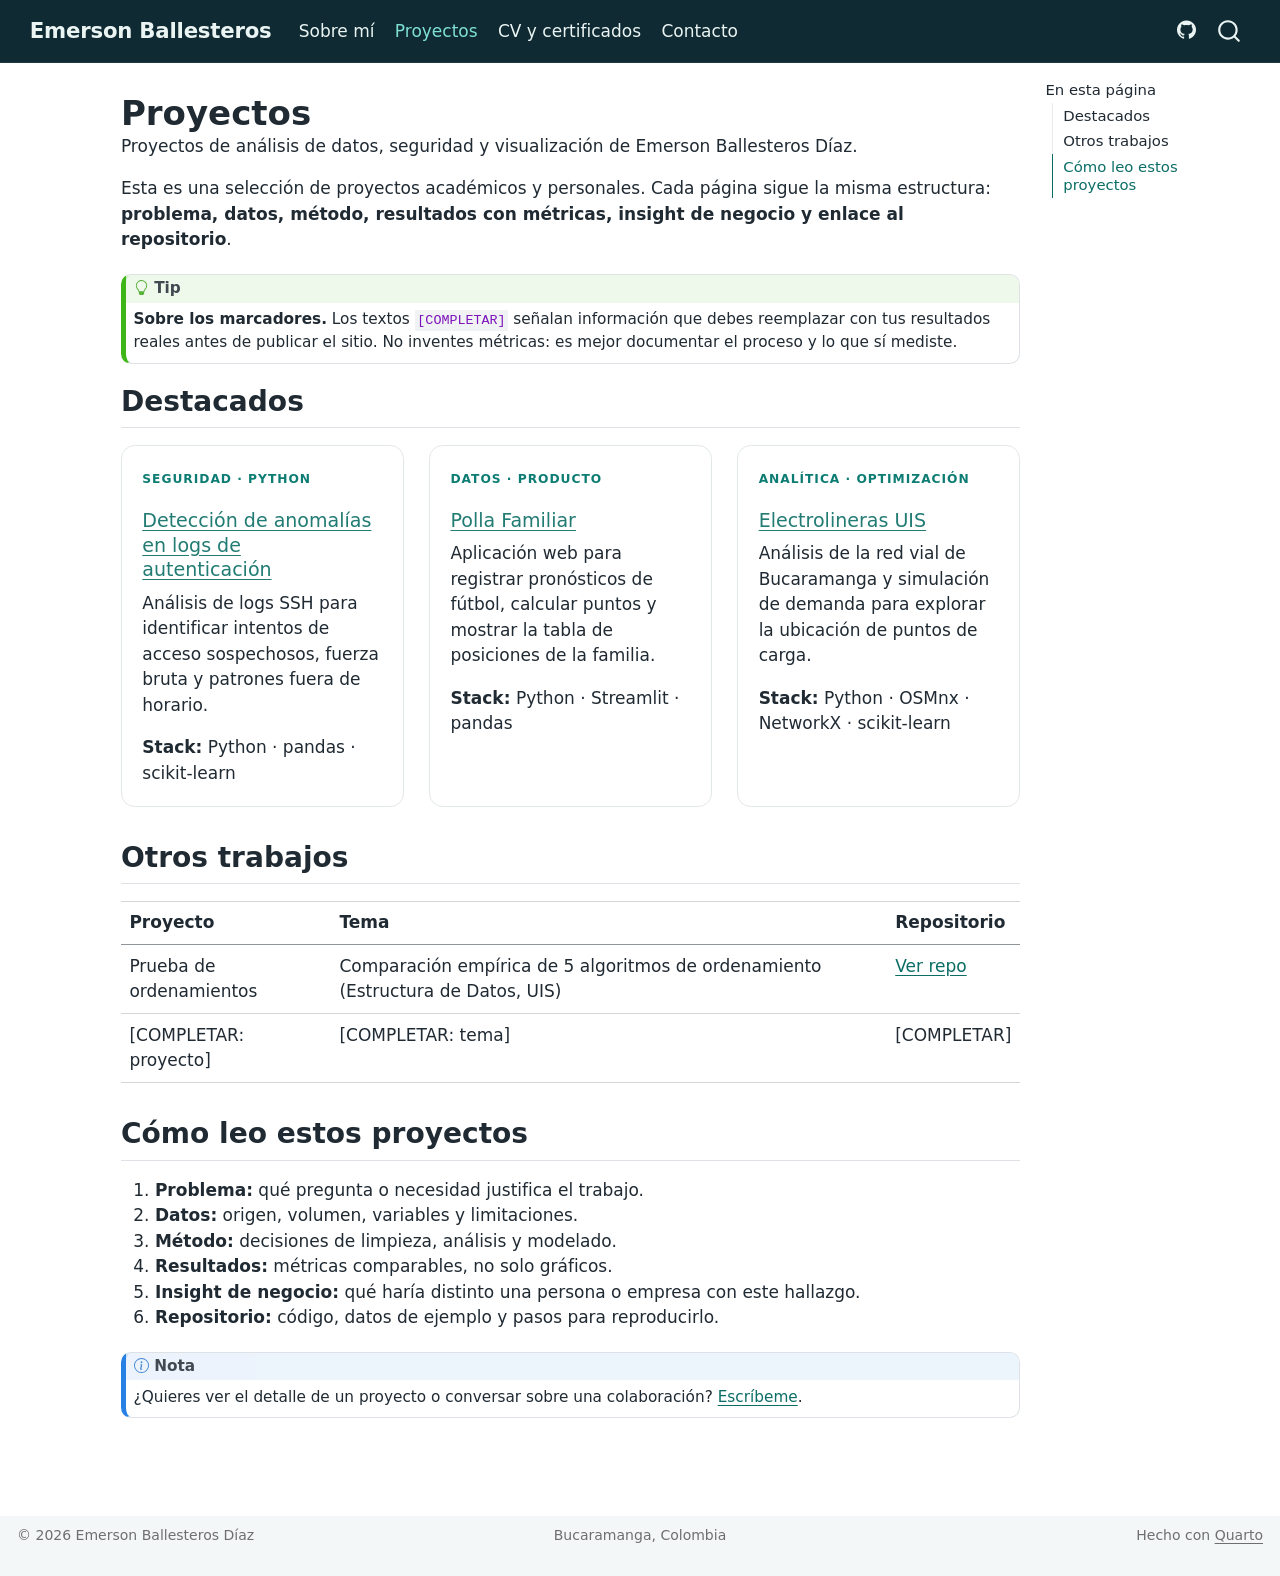
<file: docs/projects.html>
<!DOCTYPE html>
<html xmlns="http://www.w3.org/1999/xhtml" lang="es" xml:lang="es"><head>

<meta charset="utf-8">
<meta name="generator" content="quarto-1.10.19">

<meta name="viewport" content="width=device-width, initial-scale=1.0, user-scalable=yes">

<meta name="description" content="Proyectos de análisis de datos, seguridad y visualización de Emerson Ballesteros Díaz.">

<title>Proyectos – Emerson Ballesteros Díaz</title>
<style>
/* Default styles provided by pandoc.
** See https://pandoc.org/MANUAL.html#variables-for-html for config info.
*/
span.smallcaps{font-variant: small-caps;}
div.columns{display: flex; gap: 1.5em;}
div.column{flex: auto;}
@media screen {
div.columns{gap: min(4vw, 1.5em);}
div.column{overflow-x: auto;}
}
div.hanging-indent{margin-left: 1.5em; text-indent: -1.5em;}
ul.task-list{list-style: none;}
ul.task-list li input[type="checkbox"] {
  width: 0.8em;
  margin: 0 0.8em 0.2em -1em; /* quarto-specific, see https://github.com/quarto-dev/quarto-cli/issues/4556 */ 
  vertical-align: middle;
}
</style>


<script src="site_libs/quarto-nav/quarto-nav.js"></script>
<script src="site_libs/quarto-nav/headroom.min.js"></script>
<script src="site_libs/clipboard/clipboard.min.js"></script>
<script src="site_libs/quarto-search/autocomplete.umd.js"></script>
<script src="site_libs/quarto-search/fuse.min.js"></script>
<script src="site_libs/quarto-search/quarto-search.js"></script>
<meta name="quarto:offset" content="./">
<script src="site_libs/quarto-html/quarto.js" type="module"></script>
<script src="site_libs/quarto-html/tabsets/tabsets.js" type="module"></script>
<script src="site_libs/quarto-html/popper.min.js"></script>
<script src="site_libs/quarto-html/tippy.umd.min.js"></script>
<script src="site_libs/quarto-html/anchor.min.js"></script>
<link href="site_libs/quarto-html/tippy.css" rel="stylesheet">
<link href="site_libs/quarto-html/quarto-syntax-highlighting-bf27225e3a48a9273f3daa8f8e829971.css" rel="stylesheet" id="quarto-text-highlighting-styles">
<script src="site_libs/bootstrap/bootstrap.min.js"></script>
<link href="site_libs/bootstrap/bootstrap-icons.css" rel="stylesheet">
<link href="site_libs/bootstrap/bootstrap-f556e2f062b77c664f5906aed88d6375.min.css" rel="stylesheet" append-hash="true" id="quarto-bootstrap" data-mode="light">
<script id="quarto-search-options" type="application/json">{
  "location": "navbar",
  "copy-button": false,
  "collapse-after": 3,
  "panel-placement": "end",
  "type": "overlay",
  "limit": 50,
  "keyboard-shortcut": [
    "f",
    "/",
    "s"
  ],
  "show-item-context": false,
  "language": {
    "search-no-results-text": "No se han encontrado resultados",
    "search-matching-documents-text": "documentos encontrados",
    "search-copy-link-title": "Copiar el enlace en la búsqueda",
    "search-hide-matches-text": "Ocultar resultados adicionales",
    "search-more-match-text": "resultado adicional en este documento",
    "search-more-matches-text": "resultados adicionales en este documento",
    "search-clear-button-title": "Borrar",
    "search-text-placeholder": "",
    "search-detached-cancel-button-title": "Cancelar",
    "search-submit-button-title": "Enviar",
    "search-label": "Buscar"
  }
}</script>


<meta property="og:title" content="Proyectos – Emerson Ballesteros Díaz">
<meta property="og:description" content="Proyectos de análisis de datos, seguridad y visualización de Emerson Ballesteros Díaz.">
<meta property="og:site_name" content="Emerson Ballesteros Díaz">
</head>

<body class="nav-fixed quarto-light">

<div id="quarto-search-results"></div>
  <header id="quarto-header" class="headroom fixed-top">
    <nav class="navbar navbar-expand-lg " data-bs-theme="dark">
      <div class="navbar-container container-fluid">
      <div class="navbar-brand-container mx-auto">
    <a class="navbar-brand" href="./index.html">
    <span class="navbar-title">Emerson Ballesteros</span>
    </a>
  </div>
            <div id="quarto-search" class="" title="Buscar"></div>
          <button class="navbar-toggler" type="button" data-bs-toggle="collapse" data-bs-target="#navbarCollapse" aria-controls="navbarCollapse" role="menu" aria-expanded="false" aria-label="Navegación de palanca" onclick="if (window.quartoToggleHeadroom) { window.quartoToggleHeadroom(); }">
  <span class="navbar-toggler-icon"></span>
</button>
          <div class="collapse navbar-collapse" id="navbarCollapse">
            <ul class="navbar-nav navbar-nav-scroll me-auto">
  <li class="nav-item">
    <a class="nav-link" href="./index.html"> 
<span class="menu-text">Sobre mí</span></a>
  </li>  
  <li class="nav-item">
    <a class="nav-link active" href="./projects.html" aria-current="page"> 
<span class="menu-text">Proyectos</span></a>
  </li>  
  <li class="nav-item">
    <a class="nav-link" href="./cv.html"> 
<span class="menu-text">CV y certificados</span></a>
  </li>  
  <li class="nav-item">
    <a class="nav-link" href="./contact.html"> 
<span class="menu-text">Contacto</span></a>
  </li>  
</ul>
            <ul class="navbar-nav navbar-nav-scroll ms-auto">
  <li class="nav-item compact">
    <a class="nav-link" href="https://github.com/ILOHU-cmd"> <i class="bi bi-github" role="img" aria-label="GitHub">
</i> 
<span class="menu-text"></span></a>
  </li>  
</ul>
          </div> <!-- /navcollapse -->
            <div class="quarto-navbar-tools">
</div>
      </div> <!-- /container-fluid -->
    </nav>
</header>
<!-- content -->
<div id="quarto-content" class="quarto-container page-columns page-rows-contents page-layout-article page-navbar">
<!-- sidebar -->
<!-- margin-sidebar -->
    <div id="quarto-margin-sidebar" class="sidebar margin-sidebar">
        <nav id="TOC" role="doc-toc" class="toc-active">
    <h2 id="toc-title">En esta página</h2>
   
  <ul>
  <li><a href="#destacados" id="toc-destacados" class="nav-link active" data-scroll-target="#destacados">Destacados</a></li>
  <li><a href="#otros-trabajos" id="toc-otros-trabajos" class="nav-link" data-scroll-target="#otros-trabajos">Otros trabajos</a></li>
  <li><a href="#cómo-leo-estos-proyectos" id="toc-cómo-leo-estos-proyectos" class="nav-link" data-scroll-target="#cómo-leo-estos-proyectos">Cómo leo estos proyectos</a></li>
  </ul>
</nav>
    </div>
<!-- main -->
<main class="content" id="quarto-document-content">

<header id="title-block-header" class="quarto-title-block default">
<div class="quarto-title">
<h1 class="title">Proyectos</h1>
</div>

<div>
  <div class="description">
    Proyectos de análisis de datos, seguridad y visualización de Emerson Ballesteros Díaz.
  </div>
</div>


<div class="quarto-title-meta">

    
  
    
  </div>
  


</header>


<p>Esta es una selección de proyectos académicos y personales. Cada página sigue la misma estructura: <strong>problema, datos, método, resultados con métricas, insight de negocio y enlace al repositorio</strong>.</p>
<div class="callout callout-style-default callout-tip callout-titled">
<div class="callout-header d-flex align-content-center">
<div class="callout-icon-container">
<i class="callout-icon"></i>
</div>
<div class="callout-title-container flex-fill">
Tip
</div>
</div>
<div class="callout-body-container callout-body">
<p><strong>Sobre los marcadores.</strong> Los textos <code>[COMPLETAR]</code> señalan información que debes reemplazar con tus resultados reales antes de publicar el sitio. No inventes métricas: es mejor documentar el proceso y lo que sí mediste.</p>
</div>
</div>
<section id="destacados" class="level2 unnumbered">
<h2 class="unnumbered anchored" data-anchor-id="destacados">Destacados</h2>
<div class="grid">
<div class="g-col-12 g-col-md-4">
<div class="project-card">
<p><span class="project-meta">Seguridad · Python</span></p>
<section id="detección-de-anomalías-en-logs-de-autenticación" class="level3">
<h3 class="anchored" data-anchor-id="detección-de-anomalías-en-logs-de-autenticación"><a href="./projects/deteccion-anomalias-logs.html">Detección de anomalías en logs de autenticación</a></h3>
<p>Análisis de logs SSH para identificar intentos de acceso sospechosos, fuerza bruta y patrones fuera de horario.</p>
<p><strong>Stack:</strong> Python · pandas · scikit-learn</p>
</section>
</div>
</div>
<div class="g-col-12 g-col-md-4">
<div class="project-card">
<p><span class="project-meta">Datos · Producto</span></p>
<section id="polla-familiar" class="level3">
<h3 class="anchored" data-anchor-id="polla-familiar"><a href="./projects/polla-familiar.html">Polla Familiar</a></h3>
<p>Aplicación web para registrar pronósticos de fútbol, calcular puntos y mostrar la tabla de posiciones de la familia.</p>
<p><strong>Stack:</strong> Python · Streamlit · pandas</p>
</section>
</div>
</div>
<div class="g-col-12 g-col-md-4">
<div class="project-card">
<p><span class="project-meta">Analítica · Optimización</span></p>
<section id="electrolineras-uis" class="level3">
<h3 class="anchored" data-anchor-id="electrolineras-uis"><a href="./projects/electrolineras-uis.html">Electrolineras UIS</a></h3>
<p>Análisis de la red vial de Bucaramanga y simulación de demanda para explorar la ubicación de puntos de carga.</p>
<p><strong>Stack:</strong> Python · OSMnx · NetworkX · scikit-learn</p>
</section>
</div>
</div>
</div>
</section>
<section id="otros-trabajos" class="level2 unnumbered">
<h2 class="unnumbered anchored" data-anchor-id="otros-trabajos">Otros trabajos</h2>
<table class="caption-top table">
<thead>
<tr class="header">
<th>Proyecto</th>
<th>Tema</th>
<th>Repositorio</th>
</tr>
</thead>
<tbody>
<tr class="odd">
<td>Prueba de ordenamientos</td>
<td>Comparación empírica de 5 algoritmos de ordenamiento (Estructura de Datos, UIS)</td>
<td><a href="https://github.com/ILOHU-cmd/pruebaordenamientosestructuradedatos">Ver repo</a></td>
</tr>
<tr class="even">
<td>[COMPLETAR: proyecto]</td>
<td>[COMPLETAR: tema]</td>
<td>[COMPLETAR]</td>
</tr>
</tbody>
</table>
</section>
<section id="cómo-leo-estos-proyectos" class="level2 unnumbered">
<h2 class="unnumbered anchored" data-anchor-id="cómo-leo-estos-proyectos">Cómo leo estos proyectos</h2>
<ol type="1">
<li><strong>Problema:</strong> qué pregunta o necesidad justifica el trabajo.</li>
<li><strong>Datos:</strong> origen, volumen, variables y limitaciones.</li>
<li><strong>Método:</strong> decisiones de limpieza, análisis y modelado.</li>
<li><strong>Resultados:</strong> métricas comparables, no solo gráficos.</li>
<li><strong>Insight de negocio:</strong> qué haría distinto una persona o empresa con este hallazgo.</li>
<li><strong>Repositorio:</strong> código, datos de ejemplo y pasos para reproducirlo.</li>
</ol>
<div class="callout callout-style-default callout-note callout-titled">
<div class="callout-header d-flex align-content-center">
<div class="callout-icon-container">
<i class="callout-icon"></i>
</div>
<div class="callout-title-container flex-fill">
Nota
</div>
</div>
<div class="callout-body-container callout-body">
<p>¿Quieres ver el detalle de un proyecto o conversar sobre una colaboración? <a href="./contact.html">Escríbeme</a>.</p>
</div>
</div>


</section>

</main> <!-- /main -->
<script id="quarto-html-after-body" type="application/javascript">
  window.document.addEventListener("DOMContentLoaded", function (event) {
    const icon = "";
    const anchorJS = new window.AnchorJS();
    anchorJS.options = {
      placement: 'right',
      icon: icon
    };
    anchorJS.add('.anchored');
    const isCodeAnnotation = (el) => {
      for (const clz of el.classList) {
        if (clz.startsWith('code-annotation-')) {                     
          return true;
        }
      }
      return false;
    }
    const onCopySuccess = function(e) {
      // button target
      const button = e.trigger;
      // don't keep focus
      button.blur();
      // flash "checked"
      button.classList.add('code-copy-button-checked');
      var currentTitle = button.getAttribute("title");
      button.setAttribute("title", "Copiado");
      let tooltip;
      if (window.bootstrap) {
        button.setAttribute("data-bs-toggle", "tooltip");
        button.setAttribute("data-bs-placement", "left");
        button.setAttribute("data-bs-title", "Copiado");
        tooltip = new bootstrap.Tooltip(button, 
          { trigger: "manual", 
            customClass: "code-copy-button-tooltip",
            offset: [0, -8]});
        tooltip.show();    
      }
      setTimeout(function() {
        if (tooltip) {
          tooltip.hide();
          button.removeAttribute("data-bs-title");
          button.removeAttribute("data-bs-toggle");
          button.removeAttribute("data-bs-placement");
        }
        button.setAttribute("title", currentTitle);
        button.classList.remove('code-copy-button-checked');
      }, 1000);
      // clear code selection
      e.clearSelection();
    }
    const getTextToCopy = function(trigger) {
      const outerScaffold = trigger.parentElement.cloneNode(true);
      const codeEl = outerScaffold.querySelector('code');
      for (const childEl of codeEl.children) {
        if (isCodeAnnotation(childEl)) {
          childEl.remove();
        }
      }
      return codeEl.innerText;
    }
    const clipboard = new window.ClipboardJS('.code-copy-button:not([data-in-quarto-modal])', {
      text: getTextToCopy
    });
    clipboard.on('success', onCopySuccess);
    if (window.document.getElementById('quarto-embedded-source-code-modal')) {
      const clipboardModal = new window.ClipboardJS('.code-copy-button[data-in-quarto-modal]', {
        text: getTextToCopy,
        container: window.document.getElementById('quarto-embedded-source-code-modal')
      });
      clipboardModal.on('success', onCopySuccess);
    }
      var localhostRegex = new RegExp(/^(?:http|https):\/\/localhost\:?[0-9]*\//);
      var mailtoRegex = new RegExp(/^mailto:/);
        var filterRegex = new RegExp("https:\/\/ilohu-cmd\.github\.io\/");
      var isInternal = (href) => {
          return filterRegex.test(href) || localhostRegex.test(href) || mailtoRegex.test(href);
      }
      // Inspect non-navigation links and adorn them if external
     var links = window.document.querySelectorAll('a[href]:not(.nav-link):not(.navbar-brand):not(.toc-action):not(.sidebar-link):not(.sidebar-item-toggle):not(.pagination-link):not(.no-external):not([aria-hidden]):not(.dropdown-item):not(.quarto-navigation-tool):not(.about-link)');
      for (var i=0; i<links.length; i++) {
        const link = links[i];
        if (!isInternal(link.href)) {
          // undo the damage that might have been done by quarto-nav.js in the case of
          // links that we want to consider external
          if (link.dataset.originalHref !== undefined) {
            link.href = link.dataset.originalHref;
          }
            // target, if specified
            link.setAttribute("target", "_blank");
            if (link.getAttribute("rel") === null) {
              link.setAttribute("rel", "noopener");
            }
        }
      }
    function tippyHover(el, contentFn, onTriggerFn, onUntriggerFn) {
      const config = {
        allowHTML: true,
        maxWidth: 500,
        delay: 100,
        arrow: false,
        appendTo: function(el) {
            return el.parentElement;
        },
        interactive: true,
        interactiveBorder: 10,
        theme: 'quarto',
        placement: 'bottom-start',
      };
      if (contentFn) {
        config.content = contentFn;
      }
      if (onTriggerFn) {
        config.onTrigger = onTriggerFn;
      }
      if (onUntriggerFn) {
        config.onUntrigger = onUntriggerFn;
      }
      window.tippy(el, config); 
    }
    const noterefs = window.document.querySelectorAll('a[role="doc-noteref"]');
    for (var i=0; i<noterefs.length; i++) {
      const ref = noterefs[i];
      tippyHover(ref, function() {
        // use id or data attribute instead here
        let href = ref.getAttribute('data-footnote-href') || ref.getAttribute('href');
        try { href = new URL(href).hash; } catch {}
        const id = href.replace(/^#\/?/, "");
        const note = window.document.getElementById(id);
        if (note) {
          return note.innerHTML;
        } else {
          return "";
        }
      });
    }
    const xrefs = window.document.querySelectorAll('a.quarto-xref');
    const processXRef = (id, note) => {
      // Strip column container classes
      const stripColumnClz = (el) => {
        el.classList.remove("page-full", "page-columns");
        if (el.children) {
          for (const child of el.children) {
            stripColumnClz(child);
          }
        }
      }
      stripColumnClz(note)
      if (id === null || id.startsWith('sec-')) {
        // Special case sections, only their first couple elements
        const container = document.createElement("div");
        if (note.children && note.children.length > 2) {
          container.appendChild(note.children[0].cloneNode(true));
          for (let i = 1; i < note.children.length; i++) {
            const child = note.children[i];
            if (child.tagName === "P" && child.innerText === "") {
              continue;
            } else {
              container.appendChild(child.cloneNode(true));
              break;
            }
          }
          if (window.Quarto?.typesetMath) {
            window.Quarto.typesetMath(container);
          }
          return container.innerHTML
        } else {
          if (window.Quarto?.typesetMath) {
            window.Quarto.typesetMath(note);
          }
          return note.innerHTML;
        }
      } else {
        // Remove any anchor links if they are present
        const anchorLink = note.querySelector('a.anchorjs-link');
        if (anchorLink) {
          anchorLink.remove();
        }
        if (window.Quarto?.typesetMath) {
          window.Quarto.typesetMath(note);
        }
        if (note.classList.contains("callout")) {
          return note.outerHTML;
        } else {
          return note.innerHTML;
        }
      }
    }
    for (var i=0; i<xrefs.length; i++) {
      const xref = xrefs[i];
      tippyHover(xref, undefined, function(instance) {
        instance.disable();
        let url = xref.getAttribute('href');
        let hash = undefined; 
        if (url.startsWith('#')) {
          hash = url;
        } else {
          try { hash = new URL(url).hash; } catch {}
        }
        if (hash) {
          const id = hash.replace(/^#\/?/, "");
          const note = window.document.getElementById(id);
          if (note !== null) {
            try {
              const html = processXRef(id, note.cloneNode(true));
              instance.setContent(html);
            } finally {
              instance.enable();
              instance.show();
            }
          } else {
            // See if we can fetch this
            fetch(url.split('#')[0])
            .then(res => res.text())
            .then(html => {
              const parser = new DOMParser();
              const htmlDoc = parser.parseFromString(html, "text/html");
              const note = htmlDoc.getElementById(id);
              if (note !== null) {
                const html = processXRef(id, note);
                instance.setContent(html);
              } 
            }).finally(() => {
              instance.enable();
              instance.show();
            });
          }
        } else {
          // See if we can fetch a full url (with no hash to target)
          // This is a special case and we should probably do some content thinning / targeting
          fetch(url)
          .then(res => res.text())
          .then(html => {
            const parser = new DOMParser();
            const htmlDoc = parser.parseFromString(html, "text/html");
            const note = htmlDoc.querySelector('main.content');
            if (note !== null) {
              // This should only happen for chapter cross references
              // (since there is no id in the URL)
              // remove the first header
              if (note.children.length > 0 && note.children[0].tagName === "HEADER") {
                note.children[0].remove();
              }
              const html = processXRef(null, note);
              instance.setContent(html);
            } 
          }).finally(() => {
            instance.enable();
            instance.show();
          });
        }
      }, function(instance) {
      });
    }
        let selectedAnnoteEl;
        const selectorForAnnotation = ( cell, annotation) => {
          let cellAttr = 'data-code-cell="' + cell + '"';
          let lineAttr = 'data-code-annotation="' +  annotation + '"';
          const selector = 'span[' + cellAttr + '][' + lineAttr + ']';
          return selector;
        }
        const selectCodeLines = (annoteEl) => {
          const doc = window.document;
          const targetCell = annoteEl.getAttribute("data-target-cell");
          const targetAnnotation = annoteEl.getAttribute("data-target-annotation");
          const annoteSpan = window.document.querySelector(selectorForAnnotation(targetCell, targetAnnotation));
          const lines = annoteSpan.getAttribute("data-code-lines").split(",");
          const lineIds = lines.map((line) => {
            return targetCell + "-" + line;
          })
          let top = null;
          let height = null;
          let parent = null;
          if (lineIds.length > 0) {
              //compute the position of the single el (top and bottom and make a div)
              const el = window.document.getElementById(lineIds[0]);
              top = el.offsetTop;
              height = el.offsetHeight;
              parent = el.parentElement.parentElement;
            if (lineIds.length > 1) {
              const lastEl = window.document.getElementById(lineIds[lineIds.length - 1]);
              const bottom = lastEl.offsetTop + lastEl.offsetHeight;
              height = bottom - top;
            }
            if (top !== null && height !== null && parent !== null) {
              // cook up a div (if necessary) and position it 
              let div = window.document.getElementById("code-annotation-line-highlight");
              if (div === null) {
                div = window.document.createElement("div");
                div.setAttribute("id", "code-annotation-line-highlight");
                div.style.position = 'absolute';
                parent.appendChild(div);
              }
              div.style.top = top - 2 + "px";
              div.style.height = height + 4 + "px";
              div.style.left = 0;
              let gutterDiv = window.document.getElementById("code-annotation-line-highlight-gutter");
              if (gutterDiv === null) {
                gutterDiv = window.document.createElement("div");
                gutterDiv.setAttribute("id", "code-annotation-line-highlight-gutter");
                gutterDiv.style.position = 'absolute';
                const codeCell = window.document.getElementById(targetCell);
                const gutter = codeCell.querySelector('.code-annotation-gutter');
                gutter.appendChild(gutterDiv);
              }
              gutterDiv.style.top = top - 2 + "px";
              gutterDiv.style.height = height + 4 + "px";
            }
            selectedAnnoteEl = annoteEl;
          }
        };
        const unselectCodeLines = () => {
          const elementsIds = ["code-annotation-line-highlight", "code-annotation-line-highlight-gutter"];
          elementsIds.forEach((elId) => {
            const div = window.document.getElementById(elId);
            if (div) {
              div.remove();
            }
          });
          selectedAnnoteEl = undefined;
        };
          // Handle positioning of the toggle
      window.addEventListener(
        "resize",
        throttle(() => {
          elRect = undefined;
          if (selectedAnnoteEl) {
            selectCodeLines(selectedAnnoteEl);
          }
        }, 10)
      );
      function throttle(fn, ms) {
      let throttle = false;
      let timer;
        return (...args) => {
          if(!throttle) { // first call gets through
              fn.apply(this, args);
              throttle = true;
          } else { // all the others get throttled
              if(timer) clearTimeout(timer); // cancel #2
              timer = setTimeout(() => {
                fn.apply(this, args);
                timer = throttle = false;
              }, ms);
          }
        };
      }
        // Attach click handler to the DT
        const annoteDls = window.document.querySelectorAll('dt[data-target-cell]');
        for (const annoteDlNode of annoteDls) {
          annoteDlNode.addEventListener('click', (event) => {
            const clickedEl = event.target;
            if (clickedEl !== selectedAnnoteEl) {
              unselectCodeLines();
              const activeEl = window.document.querySelector('dt[data-target-cell].code-annotation-active');
              if (activeEl) {
                activeEl.classList.remove('code-annotation-active');
              }
              selectCodeLines(clickedEl);
              clickedEl.classList.add('code-annotation-active');
            } else {
              // Unselect the line
              unselectCodeLines();
              clickedEl.classList.remove('code-annotation-active');
            }
          });
        }
    const findCites = (el) => {
      const parentEl = el.parentElement;
      if (parentEl) {
        const cites = parentEl.dataset.cites;
        if (cites) {
          return {
            el,
            cites: cites.split(' ')
          };
        } else {
          return findCites(el.parentElement)
        }
      } else {
        return undefined;
      }
    };
    var bibliorefs = window.document.querySelectorAll('a[role="doc-biblioref"]');
    for (var i=0; i<bibliorefs.length; i++) {
      const ref = bibliorefs[i];
      const citeInfo = findCites(ref);
      if (citeInfo) {
        tippyHover(citeInfo.el, function() {
          var popup = window.document.createElement('div');
          citeInfo.cites.forEach(function(cite) {
            var citeDiv = window.document.createElement('div');
            citeDiv.classList.add('hanging-indent');
            citeDiv.classList.add('csl-entry');
            var biblioDiv = window.document.getElementById('ref-' + cite);
            if (biblioDiv) {
              citeDiv.innerHTML = biblioDiv.innerHTML;
            }
            popup.appendChild(citeDiv);
          });
          return popup.innerHTML;
        });
      }
    }
  });
  </script>
</div> <!-- /content -->
<footer class="footer">
  <div class="nav-footer">
    <div class="nav-footer-left">
<p>© 2026 Emerson Ballesteros Díaz</p>
</div>   
    <div class="nav-footer-center">
<p>Bucaramanga, Colombia</p>
</div>
    <div class="nav-footer-right">
<p>Hecho con <a href="https://quarto.org">Quarto</a></p>
</div>
  </div>
</footer>




</body></html>
</file>
<file: docs/site_libs/quarto-html/tippy.css>
.tippy-box[data-animation=fade][data-state=hidden]{opacity:0}[data-tippy-root]{max-width:calc(100vw - 10px)}.tippy-box{position:relative;background-color:#333;color:#fff;border-radius:4px;font-size:14px;line-height:1.4;white-space:normal;outline:0;transition-property:transform,visibility,opacity}.tippy-box[data-placement^=top]>.tippy-arrow{bottom:0}.tippy-box[data-placement^=top]>.tippy-arrow:before{bottom:-7px;left:0;border-width:8px 8px 0;border-top-color:initial;transform-origin:center top}.tippy-box[data-placement^=bottom]>.tippy-arrow{top:0}.tippy-box[data-placement^=bottom]>.tippy-arrow:before{top:-7px;left:0;border-width:0 8px 8px;border-bottom-color:initial;transform-origin:center bottom}.tippy-box[data-placement^=left]>.tippy-arrow{right:0}.tippy-box[data-placement^=left]>.tippy-arrow:before{border-width:8px 0 8px 8px;border-left-color:initial;right:-7px;transform-origin:center left}.tippy-box[data-placement^=right]>.tippy-arrow{left:0}.tippy-box[data-placement^=right]>.tippy-arrow:before{left:-7px;border-width:8px 8px 8px 0;border-right-color:initial;transform-origin:center right}.tippy-box[data-inertia][data-state=visible]{transition-timing-function:cubic-bezier(.54,1.5,.38,1.11)}.tippy-arrow{width:16px;height:16px;color:#333}.tippy-arrow:before{content:"";position:absolute;border-color:transparent;border-style:solid}.tippy-content{position:relative;padding:5px 9px;z-index:1}
</file>
<file: docs/site_libs/quarto-html/quarto-syntax-highlighting-bf27225e3a48a9273f3daa8f8e829971.css>
/* quarto syntax highlight colors */
:root {
  --quarto-hl-ot-color: #003B4F;
  --quarto-hl-at-color: #657422;
  --quarto-hl-ss-color: #20794D;
  --quarto-hl-an-color: #5E5E5E;
  --quarto-hl-fu-color: #4758AB;
  --quarto-hl-st-color: #20794D;
  --quarto-hl-cf-color: #003B4F;
  --quarto-hl-op-color: #5E5E5E;
  --quarto-hl-er-color: #AD0000;
  --quarto-hl-bn-color: #AD0000;
  --quarto-hl-al-color: #AD0000;
  --quarto-hl-va-color: #111111;
  --quarto-hl-bu-color: inherit;
  --quarto-hl-ex-color: inherit;
  --quarto-hl-pp-color: #AD0000;
  --quarto-hl-in-color: #5E5E5E;
  --quarto-hl-vs-color: #20794D;
  --quarto-hl-wa-color: #5E5E5E;
  --quarto-hl-do-color: #5E5E5E;
  --quarto-hl-im-color: #00769E;
  --quarto-hl-ch-color: #20794D;
  --quarto-hl-dt-color: #AD0000;
  --quarto-hl-fl-color: #AD0000;
  --quarto-hl-co-color: #5E5E5E;
  --quarto-hl-cv-color: #5E5E5E;
  --quarto-hl-cn-color: #8f5902;
  --quarto-hl-sc-color: #5E5E5E;
  --quarto-hl-dv-color: #AD0000;
  --quarto-hl-kw-color: #003B4F;
}

/* other quarto variables */
:root {
  --quarto-font-monospace: SFMono-Regular, Menlo, Monaco, Consolas, "Liberation Mono", "Courier New", monospace;
}

/* syntax highlight based on Pandoc's rules */
pre > code.sourceCode > span {
  color: #003B4F;
}

code.sourceCode > span {
  color: #003B4F;
}

div.sourceCode,
div.sourceCode pre.sourceCode {
  color: #003B4F;
}

/* Normal */
code span {
  color: #003B4F;
}

/* Alert */
code span.al {
  color: #AD0000;
  font-style: inherit;
}

/* Annotation */
code span.an {
  color: #5E5E5E;
  font-style: inherit;
}

/* Attribute */
code span.at {
  color: #657422;
  font-style: inherit;
}

/* BaseN */
code span.bn {
  color: #AD0000;
  font-style: inherit;
}

/* BuiltIn */
code span.bu {
  font-style: inherit;
}

/* ControlFlow */
code span.cf {
  color: #003B4F;
  font-weight: bold;
  font-style: inherit;
}

/* Char */
code span.ch {
  color: #20794D;
  font-style: inherit;
}

/* Constant */
code span.cn {
  color: #8f5902;
  font-style: inherit;
}

/* Comment */
code span.co {
  color: #5E5E5E;
  font-style: inherit;
}

/* CommentVar */
code span.cv {
  color: #5E5E5E;
  font-style: italic;
}

/* Documentation */
code span.do {
  color: #5E5E5E;
  font-style: italic;
}

/* DataType */
code span.dt {
  color: #AD0000;
  font-style: inherit;
}

/* DecVal */
code span.dv {
  color: #AD0000;
  font-style: inherit;
}

/* Error */
code span.er {
  color: #AD0000;
  font-style: inherit;
}

/* Extension */
code span.ex {
  font-style: inherit;
}

/* Float */
code span.fl {
  color: #AD0000;
  font-style: inherit;
}

/* Function */
code span.fu {
  color: #4758AB;
  font-style: inherit;
}

/* Import */
code span.im {
  color: #00769E;
  font-style: inherit;
}

/* Information */
code span.in {
  color: #5E5E5E;
  font-style: inherit;
}

/* Keyword */
code span.kw {
  color: #003B4F;
  font-weight: bold;
  font-style: inherit;
}

/* Operator */
code span.op {
  color: #5E5E5E;
  font-style: inherit;
}

/* Other */
code span.ot {
  color: #003B4F;
  font-style: inherit;
}

/* Preprocessor */
code span.pp {
  color: #AD0000;
  font-style: inherit;
}

/* SpecialChar */
code span.sc {
  color: #5E5E5E;
  font-style: inherit;
}

/* SpecialString */
code span.ss {
  color: #20794D;
  font-style: inherit;
}

/* String */
code span.st {
  color: #20794D;
  font-style: inherit;
}

/* Variable */
code span.va {
  color: #111111;
  font-style: inherit;
}

/* VerbatimString */
code span.vs {
  color: #20794D;
  font-style: inherit;
}

/* Warning */
code span.wa {
  color: #5E5E5E;
  font-style: italic;
}

.prevent-inlining {
  content: "</";
}

/*# sourceMappingURL=8be38f48d34c45af72792cbd699585e7.css.map */
</file>
